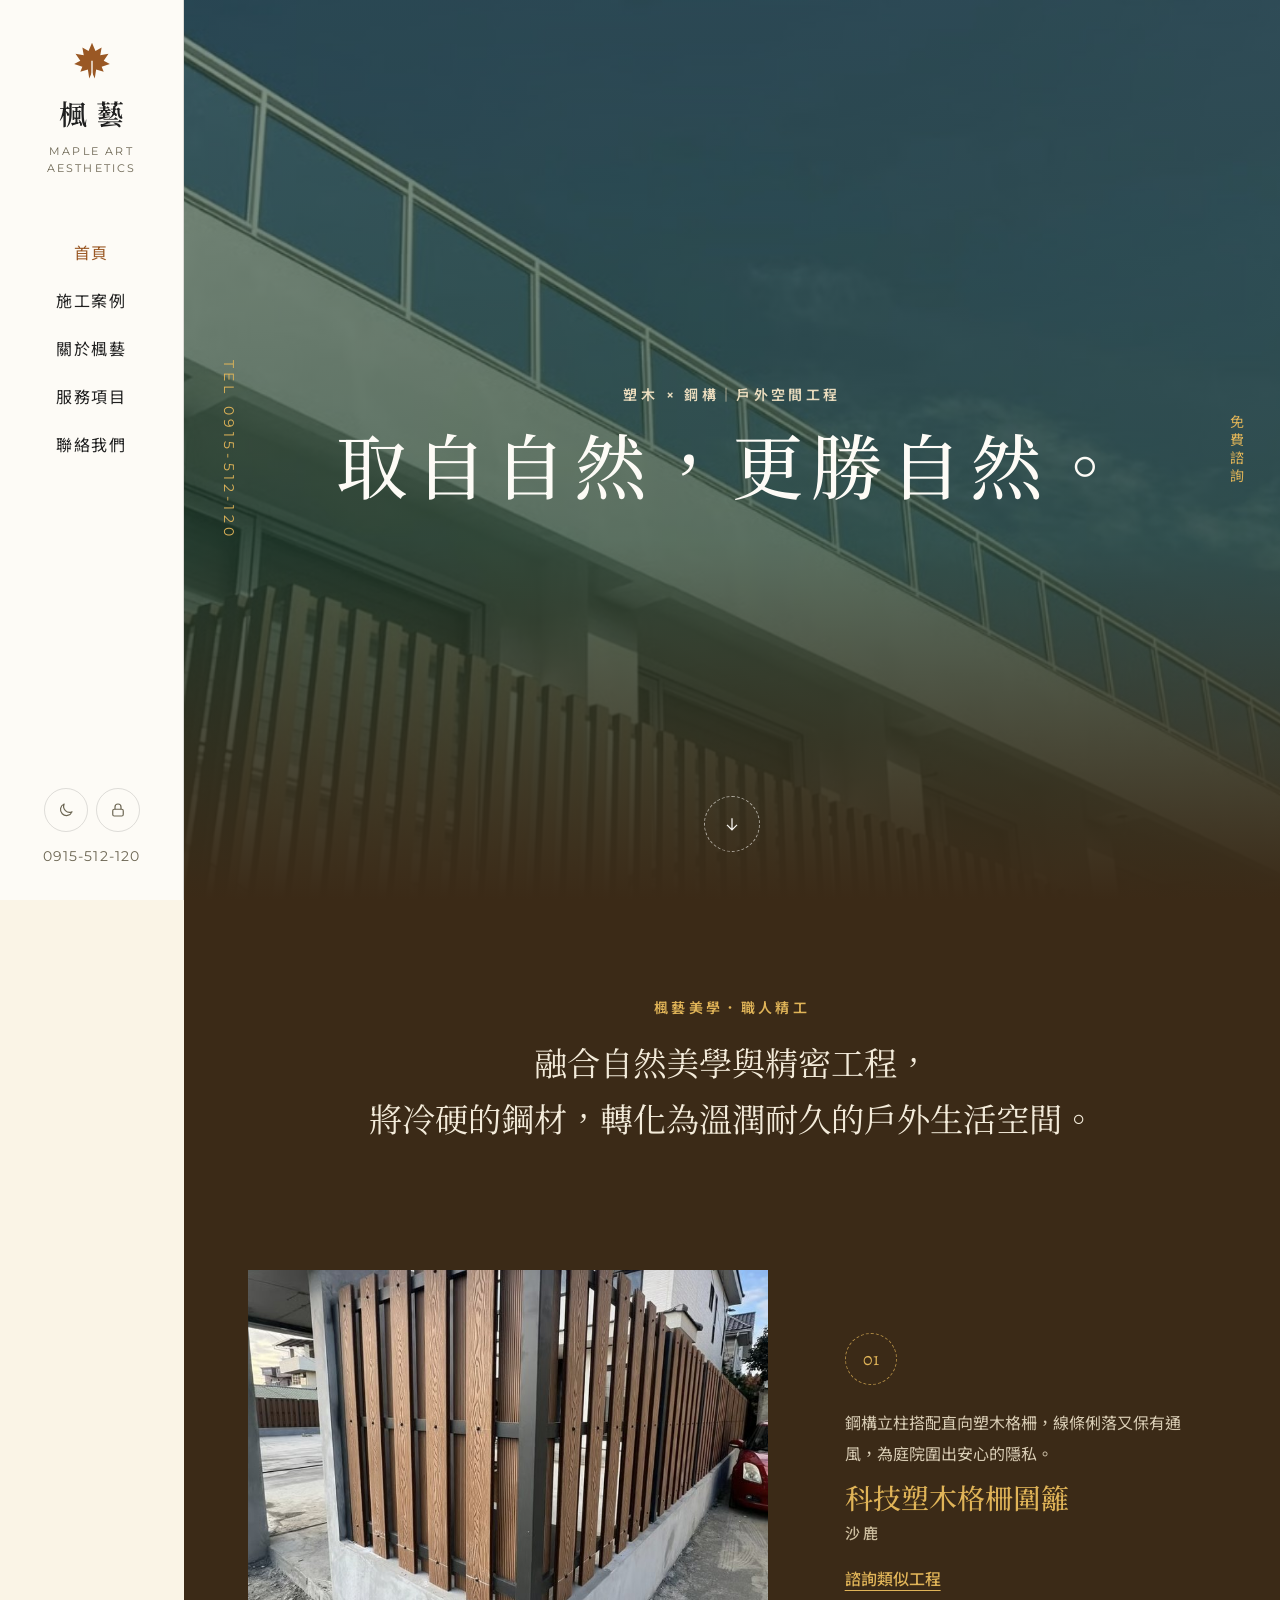
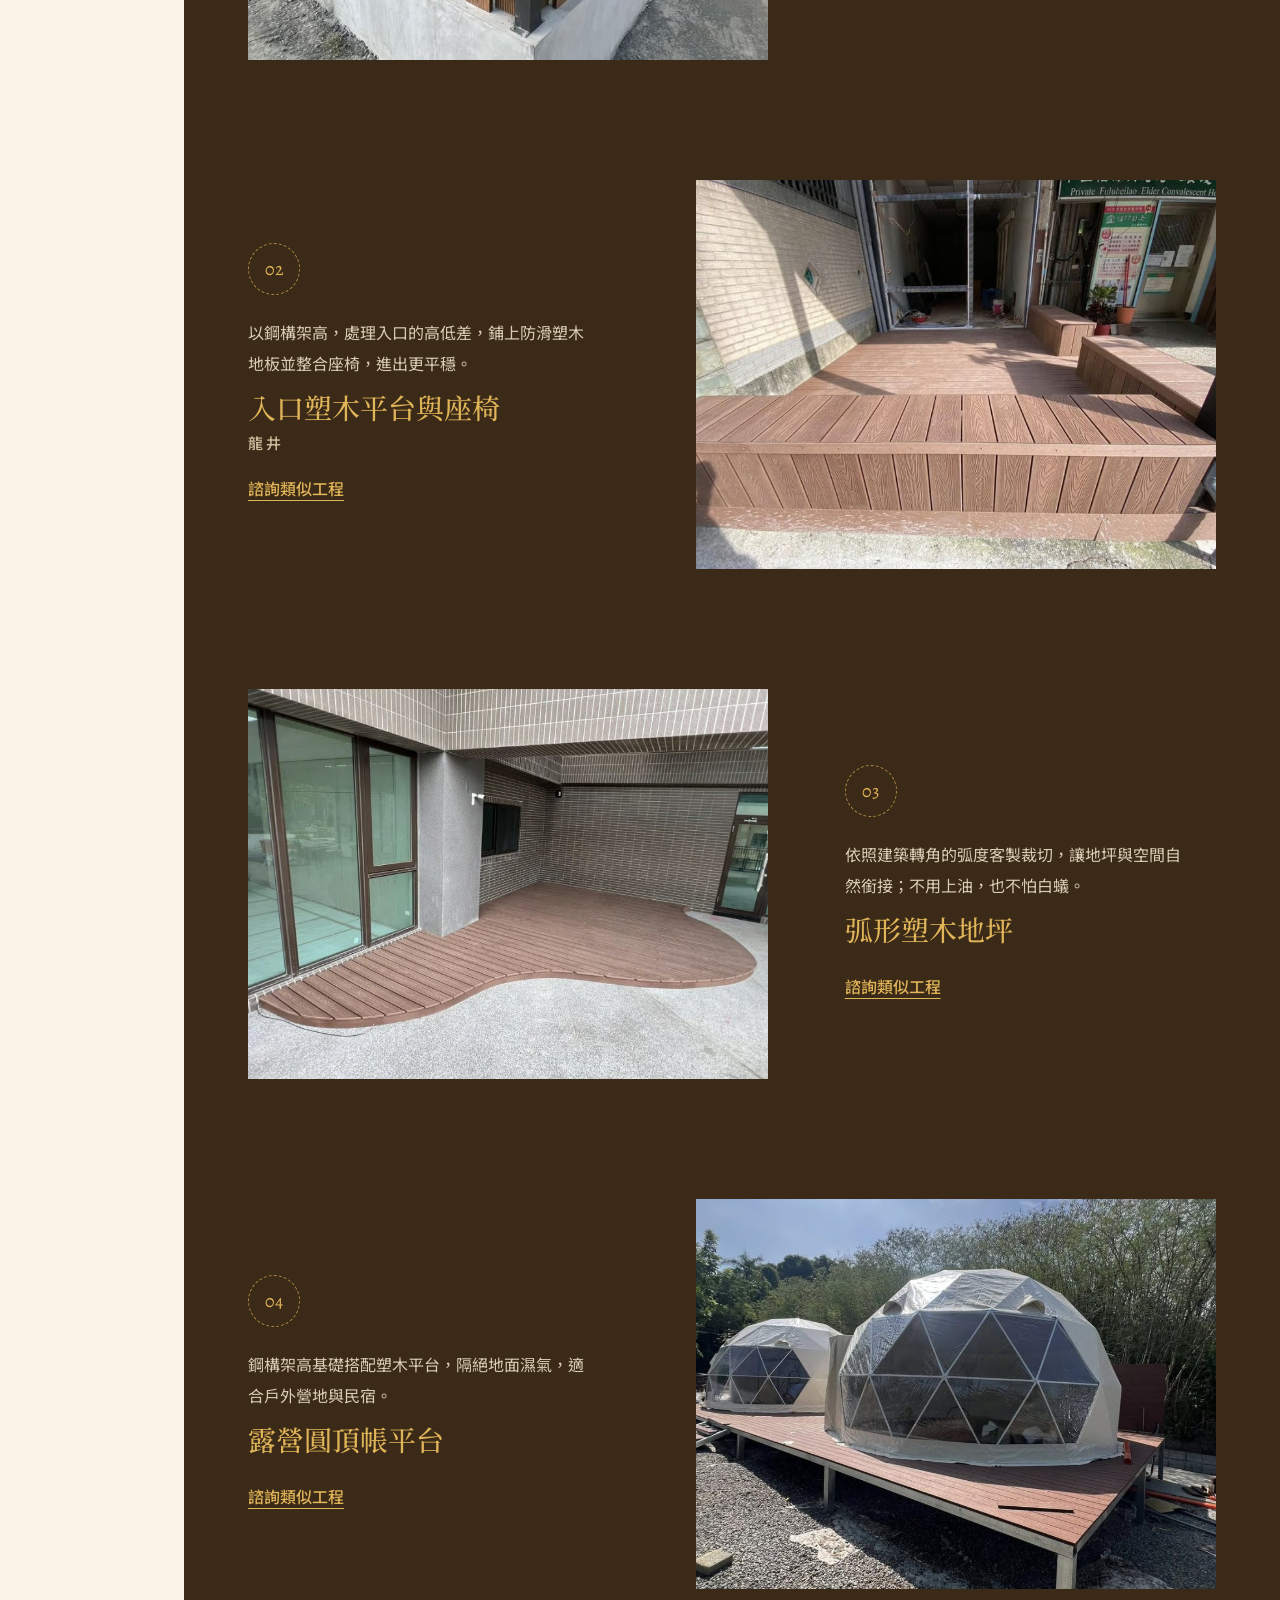
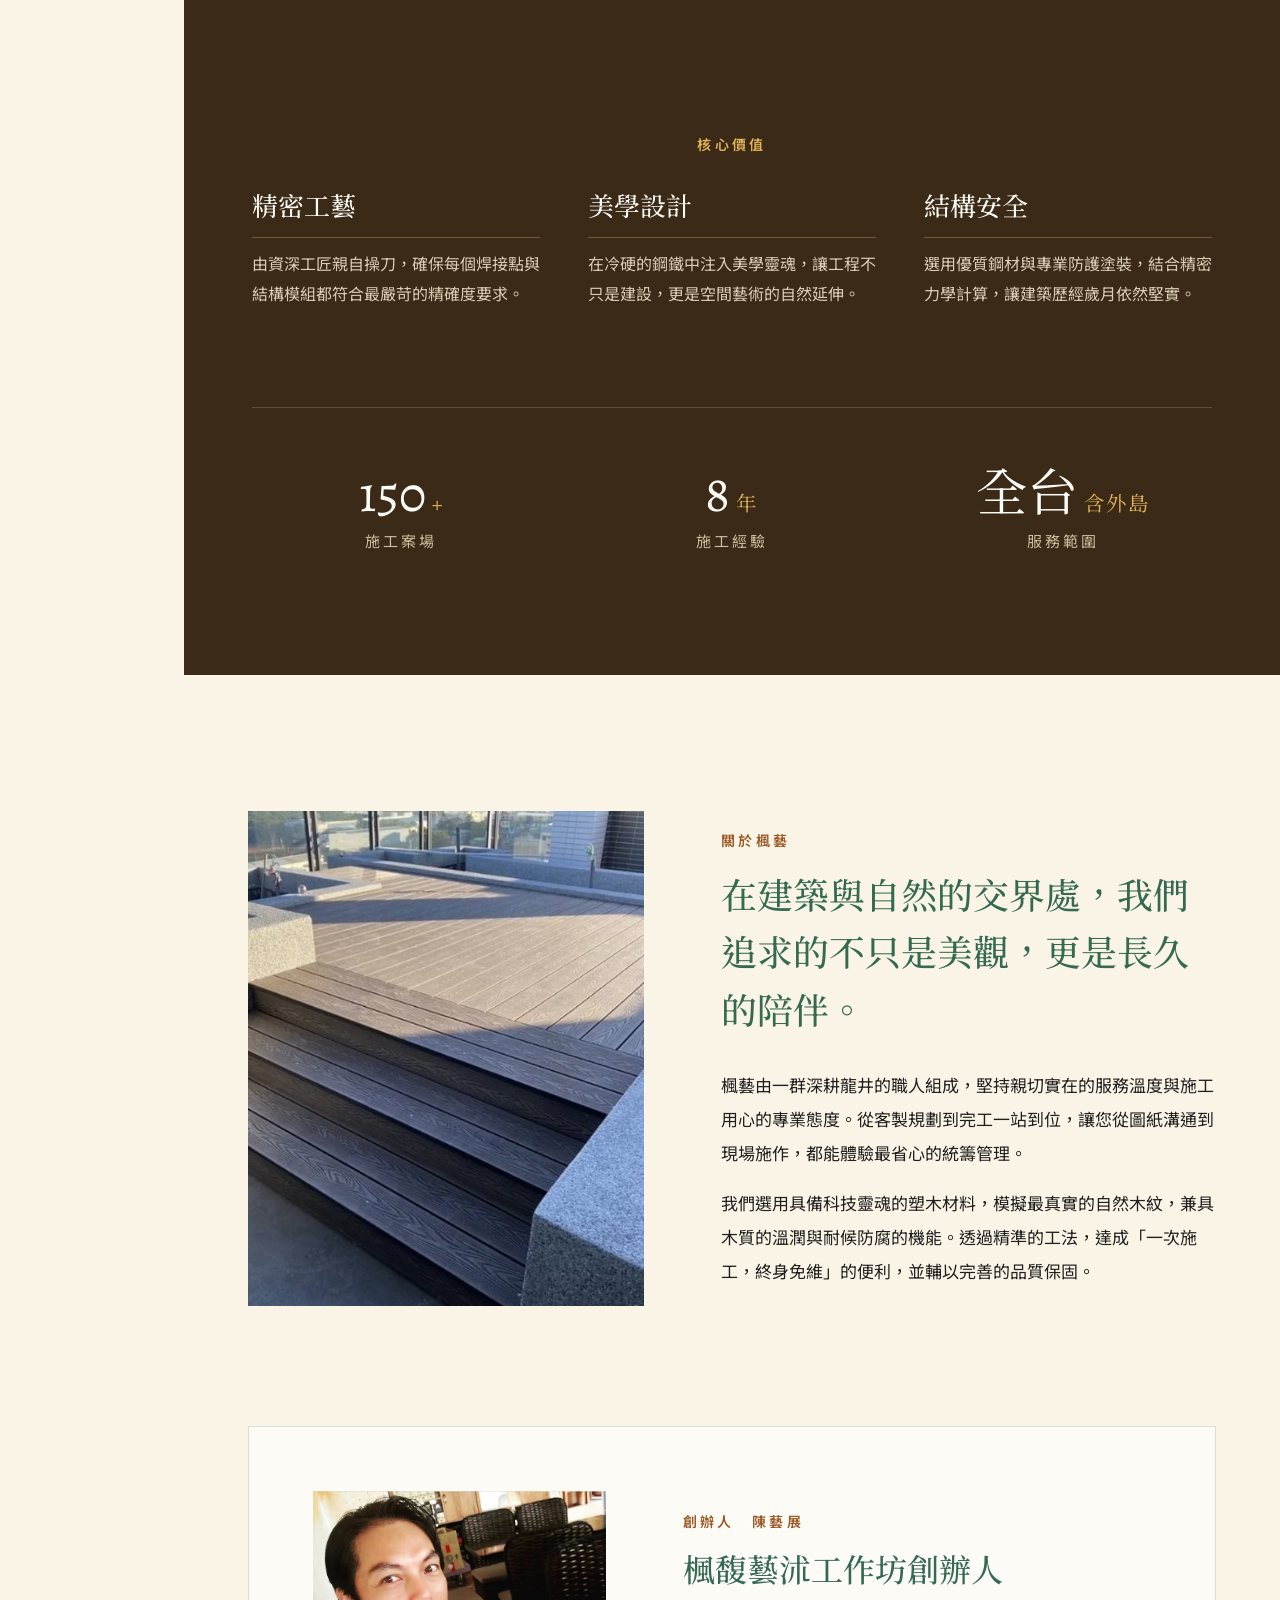
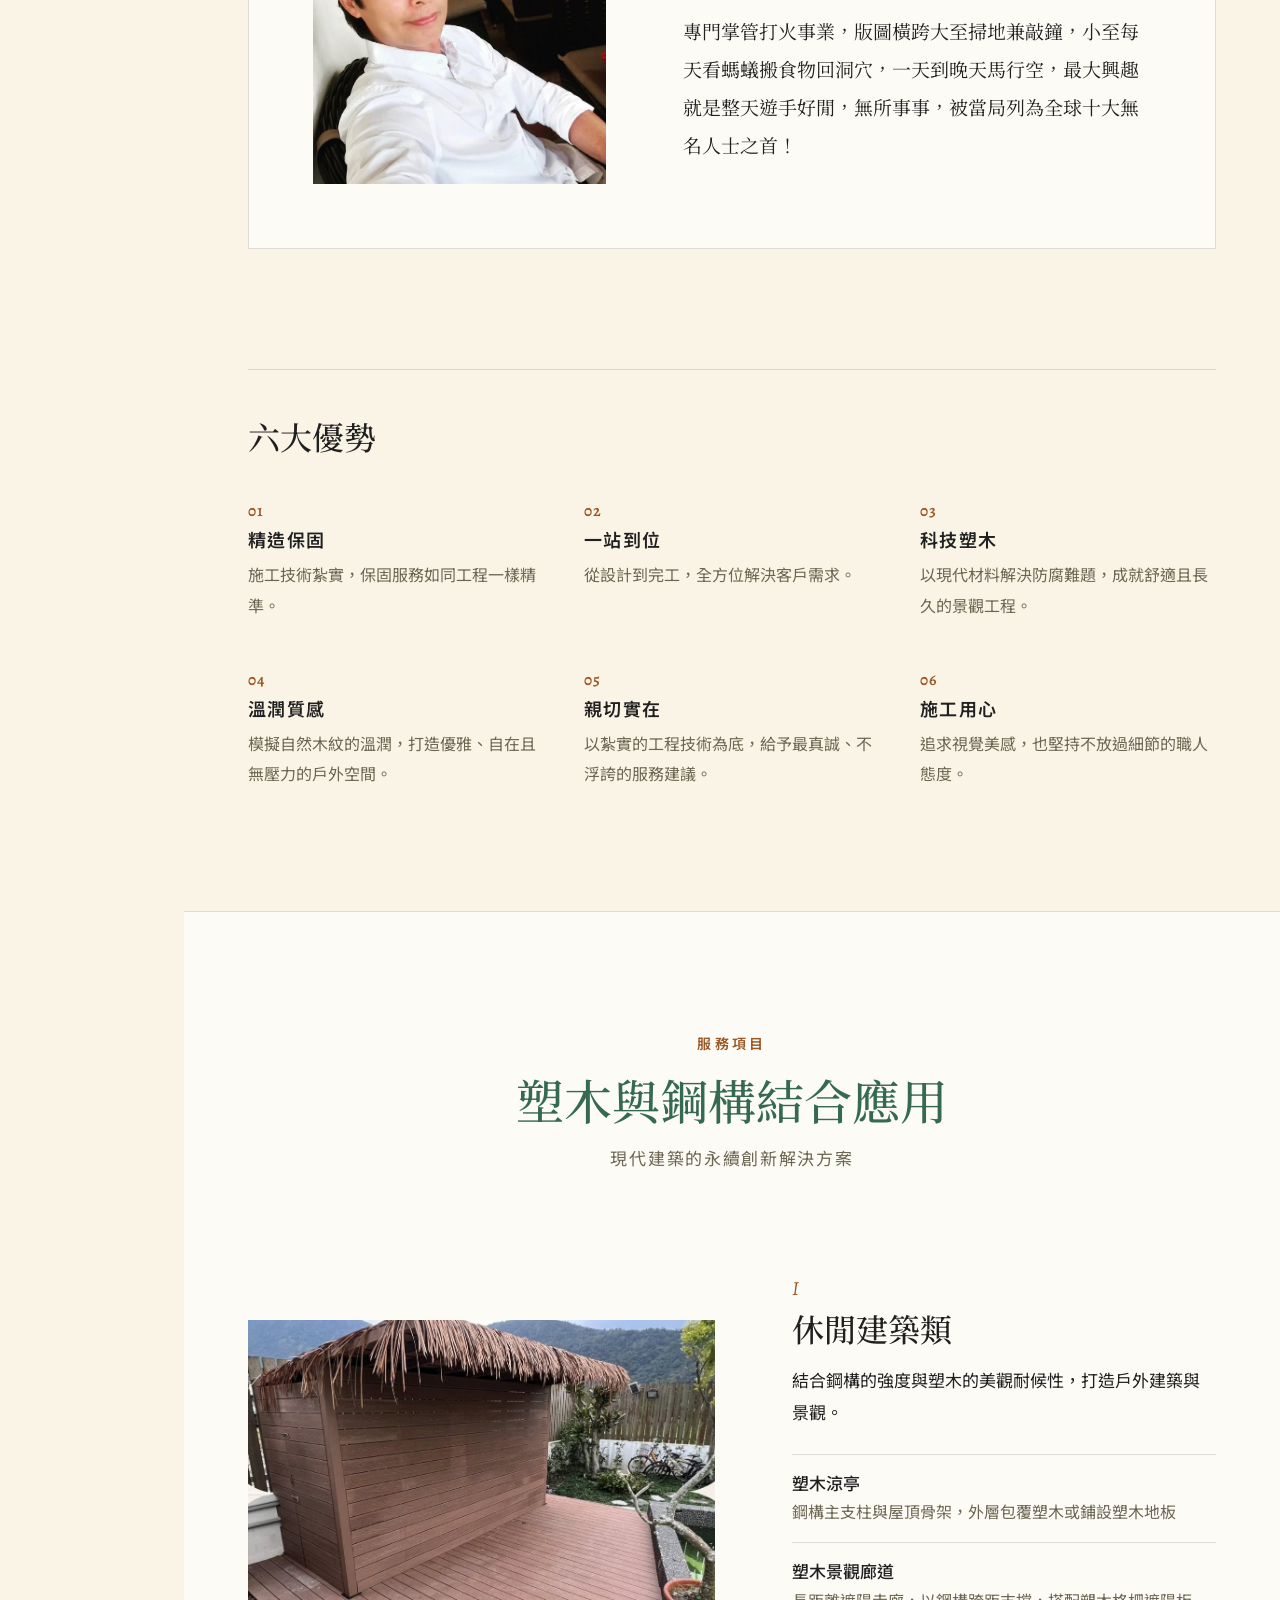
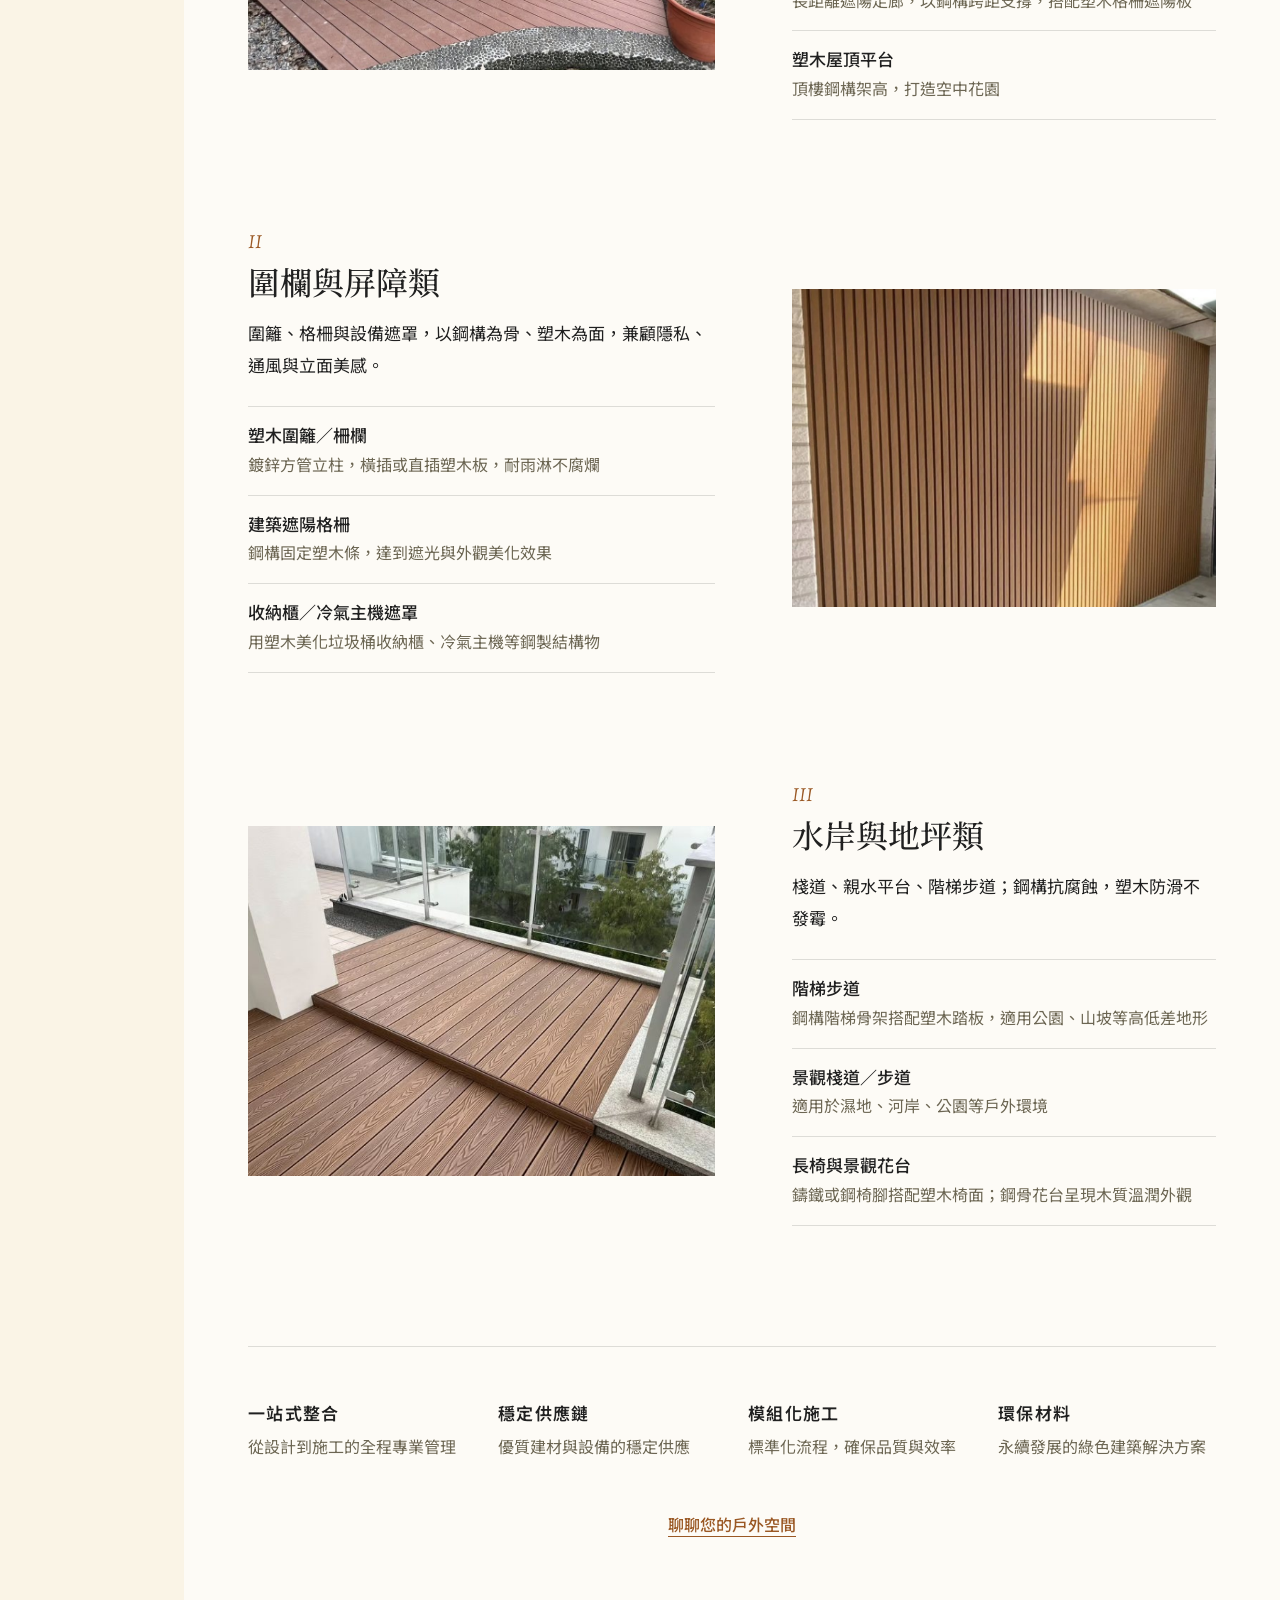
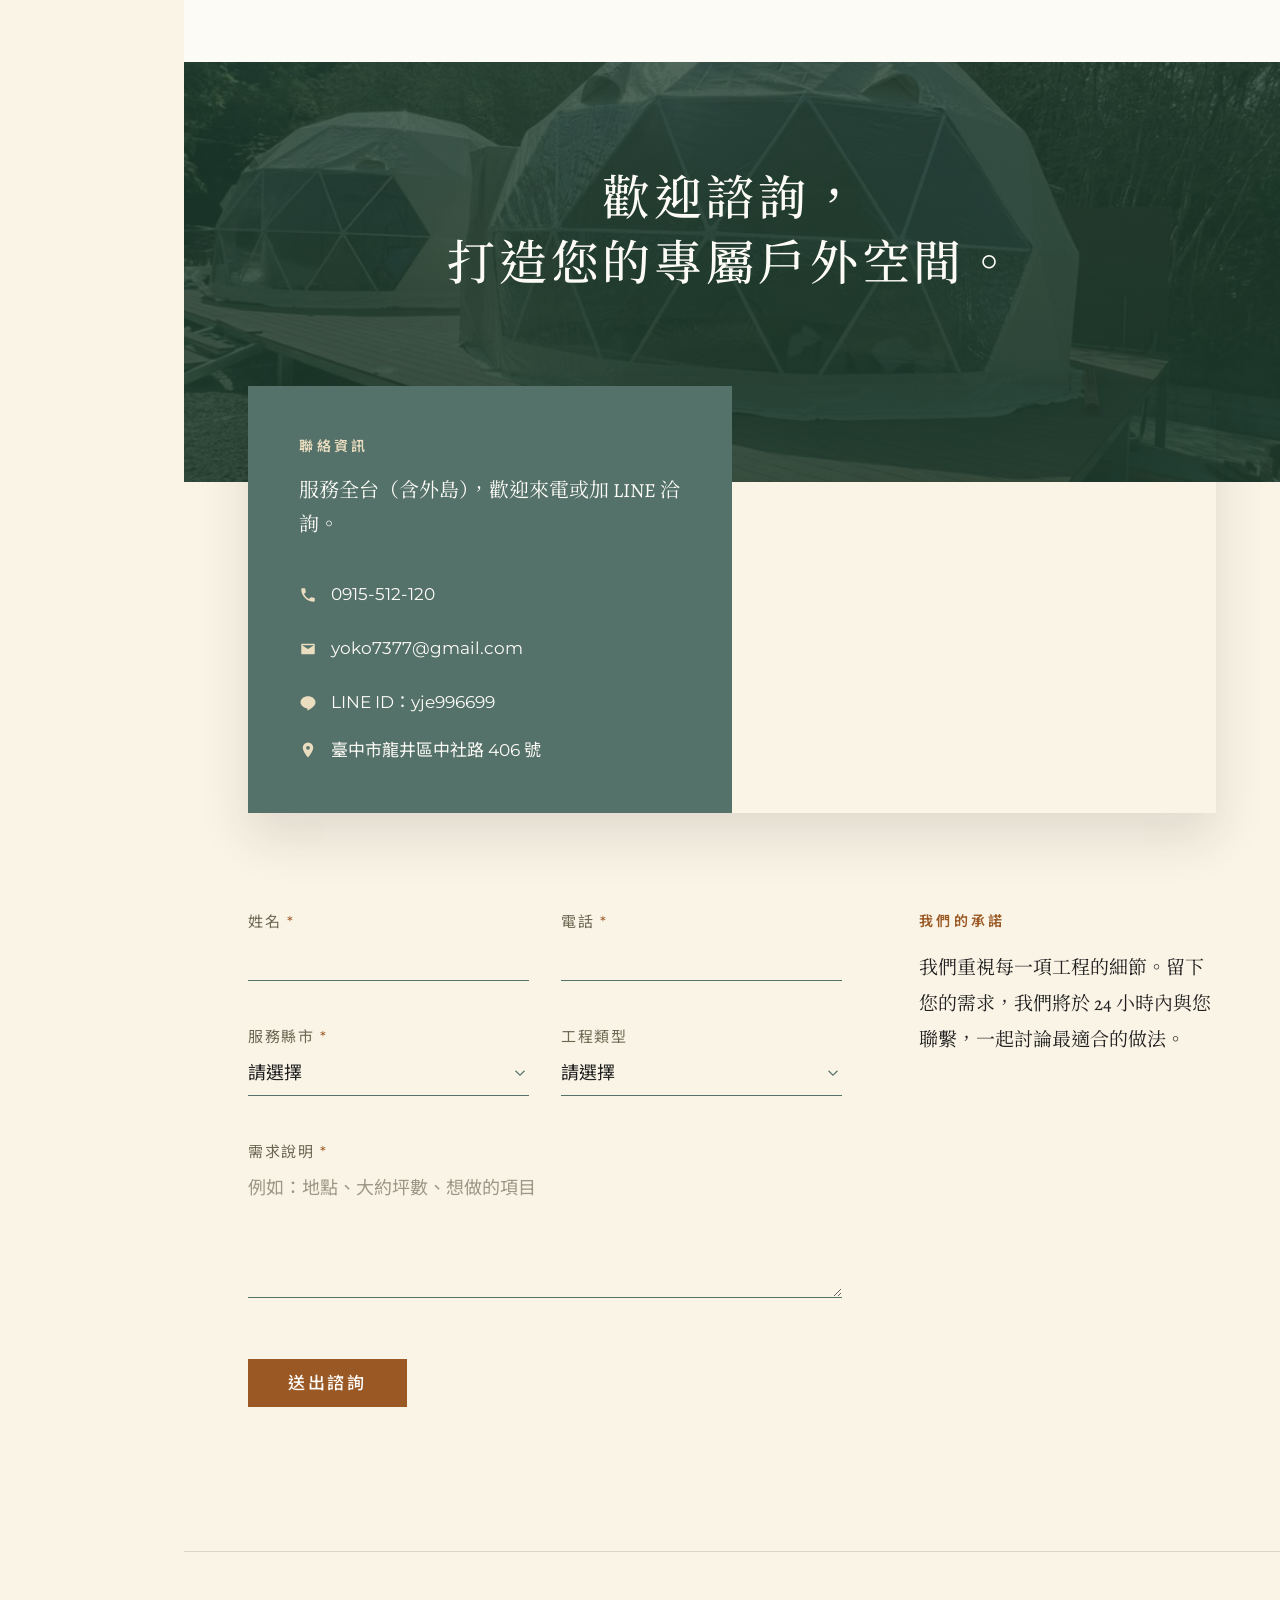
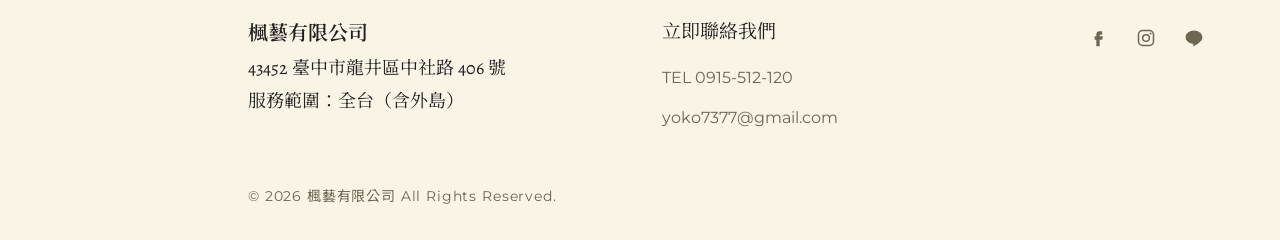
<file: index.html>
<!doctype html>
<html lang="zh-Hant-TW">
<head>
  <meta charset="utf-8">
  <meta name="viewport" content="width=device-width, initial-scale=1">
  <meta name="color-scheme" content="light dark">
  <script>
    // 先套用使用者上次選的深淺色，避免頁面閃一下
    try { var t = localStorage.getItem('theme'); if (t) document.documentElement.dataset.theme = t; } catch (e) {}
    // 後台入口：網址 # 後面不是頁面區塊名稱，就當作後台秘密碼，轉到後台
    function goAdmin() {
      var h = location.hash.slice(1);
      var sections = ['top', 'intro', 'works', 'about', 'services', 'contact', 'main'];
      if (h && sections.indexOf(h) === -1) location.replace('admin.html#k=' + h);
    }
    goAdmin();
    window.addEventListener('hashchange', goAdmin);
  </script>
  <title>楓藝｜塑木 × 鋼構 戶外空間工程</title>
  <meta name="description" content="楓藝深耕臺中龍井，專注塑木與鋼構結合的戶外空間工程：塑木圍籬、格柵、涼亭、露台與地坪，從規劃到完工一站到位，服務全台（含外島）。">
  <link rel="preconnect" href="https://fonts.googleapis.com">
  <link rel="preconnect" href="https://fonts.gstatic.com" crossorigin>
  <link href="https://fonts.googleapis.com/css2?family=Alegreya:ital,wght@0,400;0,500;1,400&family=Montserrat:wght@400;500;600&family=Noto+Sans+TC:wght@400;500&family=Noto+Serif+TC:wght@400;500;600&display=swap" rel="stylesheet">
  <link rel="stylesheet" href="styles.css">
</head>
<body>
  <a class="skip-link" href="#main">跳到主要內容</a>

  <!-- 側欄導覽（手機版變成頂部列） -->
  <header class="sidebar">
    <a class="brand" href="#top" aria-label="楓藝 回到頁首">
      <svg class="brand-mark" viewBox="0 0 64 64" aria-hidden="true">
        <path d="M32 4l5 12 9-5-2 11 12-2-7 10 9 5-12 4 3 7-11-3-2 13-4-9-4 9-2-13-11 3 3-7-12-4 9-5-7-10 12 2-2-11 9 5z" fill="currentColor"/>
        <path d="M32 30v30" stroke="var(--surface)" stroke-width="2"/>
      </svg>
      <span class="brand-name">楓藝</span>
      <span class="brand-sub">MAPLE ART<br>AESTHETICS</span>
    </a>

    <button class="nav-toggle" aria-expanded="false" aria-controls="site-nav">
      <span class="nav-toggle-bar" aria-hidden="true"></span>
      <span class="visually-hidden">開啟選單</span>
    </button>

    <nav id="site-nav" class="nav" aria-label="主選單">
      <a href="#top" class="is-active">首頁</a>
      <a href="#works">施工案例</a>
      <a href="#about">關於楓藝</a>
      <a href="#services">服務項目</a>
      <a href="#contact">聯絡我們</a>
    </nav>

    <div class="sidebar-tools">
    <button class="theme-toggle" type="button">
      <svg class="icon-moon" viewBox="0 0 24 24" aria-hidden="true"><path d="M20 14.5A8 8 0 019.5 4a8 8 0 1010.5 10.5z" fill="none" stroke="currentColor" stroke-width="1.6" stroke-linejoin="round"/></svg>
      <svg class="icon-sun" viewBox="0 0 24 24" aria-hidden="true"><circle cx="12" cy="12" r="4" fill="none" stroke="currentColor" stroke-width="1.6"/><path d="M12 2v2.5M12 19.5V22M2 12h2.5M19.5 12H22M4.9 4.9l1.8 1.8M17.3 17.3l1.8 1.8M4.9 19.1l1.8-1.8M17.3 6.7l1.8-1.8" stroke="currentColor" stroke-width="1.6" stroke-linecap="round"/></svg>
    </button>
    <button class="admin-entry" type="button" aria-label="管理員登入" title="管理員登入">
      <svg viewBox="0 0 24 24" aria-hidden="true"><rect x="5" y="11" width="14" height="9" rx="2" fill="none" stroke="currentColor" stroke-width="1.6"/><path d="M8 11V8a4 4 0 018 0v3" fill="none" stroke="currentColor" stroke-width="1.6"/></svg>
    </button>
    </div>

    <a class="sidebar-tel" href="tel:0915512120">0915-512-120</a>
  </header>

  <main id="main">
    <!-- Hero -->
    <section id="top" class="hero">
      <img class="hero-img" src="images/hero-balcony-screen.jpg" alt="住宅外牆的塑木格柵與玻璃欄杆" width="1433" height="985">
      <div class="hero-overlay" aria-hidden="true"></div>
      <a class="hero-side hero-side--left" href="tel:0915512120">TEL 0915-512-120</a>
      <a class="hero-side hero-side--right" href="#contact">免費諮詢</a>
      <div class="hero-content">
        <p class="eyebrow eyebrow--light">塑木 × 鋼構｜戶外空間工程</p>
        <h1>取自自然，更勝自然。</h1>
      </div>
      <a class="scroll-cue" href="#intro" aria-label="往下捲動">
        <svg viewBox="0 0 24 24" aria-hidden="true"><path d="M12 5v14M6 13l6 6 6-6" fill="none" stroke="currentColor" stroke-width="1.5"/></svg>
      </a>
    </section>

    <!-- 深咖啡區：宣言 + 案例 -->
    <section id="intro" class="dark">
      <div class="statement">
        <p class="eyebrow eyebrow--gold">楓藝美學．職人精工</p>
        <p class="statement-text"><span>融合自然美學與精密工程，</span><span>將冷硬的鋼材，轉化為溫潤耐久的戶外生活空間。</span></p>
      </div>

      <div id="works" class="works">
        <h2 class="visually-hidden">施工案例</h2>

        <article class="work">
          <img src="images/fence-vertical.jpg" alt="鋼構立柱搭配直向塑木格柵的庭院圍籬" width="859" height="599" loading="lazy">
          <div class="work-text">
            <span class="work-num">01</span>
            <p class="work-desc">鋼構立柱搭配直向塑木格柵，線條俐落又保有通風，為庭院圍出安心的隱私。</p>
            <h3 class="work-title">科技塑木格柵圍籬<small>沙鹿</small></h3>
            <a class="text-link text-link--gold" href="#contact">諮詢類似工程</a>
          </div>
        </article>

        <article class="work work--reverse">
          <img src="images/entrance-deck.jpg" alt="建築入口以鋼構架高的塑木平台與座椅" width="858" height="599" loading="lazy">
          <div class="work-text">
            <span class="work-num">02</span>
            <p class="work-desc">以鋼構架高，處理入口的高低差，鋪上防滑塑木地板並整合座椅，進出更平穩。</p>
            <h3 class="work-title">入口塑木平台與座椅<small>龍井</small></h3>
            <a class="text-link text-link--gold" href="#contact">諮詢類似工程</a>
          </div>
        </article>

        <article class="work">
          <img src="images/curved-deck.jpg" alt="依建築轉角弧度客製的弧形塑木地坪" width="855" height="605" loading="lazy">
          <div class="work-text">
            <span class="work-num">03</span>
            <p class="work-desc">依照建築轉角的弧度客製裁切，讓地坪與空間自然銜接；不用上油，也不怕白蟻。</p>
            <h3 class="work-title">弧形塑木地坪</h3>
            <a class="text-link text-link--gold" href="#contact">諮詢類似工程</a>
          </div>
        </article>

        <article class="work work--reverse">
          <img src="images/dome-platform.jpg" alt="鋼構架高的塑木平台上搭建兩座露營圓頂帳" width="901" height="995" loading="lazy">
          <div class="work-text">
            <span class="work-num">04</span>
            <p class="work-desc">鋼構架高基礎搭配塑木平台，隔絕地面濕氣，適合戶外營地與民宿。</p>
            <h3 class="work-title">露營圓頂帳平台</h3>
            <a class="text-link text-link--gold" href="#contact">諮詢類似工程</a>
          </div>
        </article>
      </div>

      <div class="values">
        <p class="eyebrow eyebrow--gold">核心價值</p>
        <ul class="values-list">
          <li>
            <h3>精密工藝</h3>
            <p>由資深工匠親自操刀，確保每個焊接點與結構模組都符合最嚴苛的精確度要求。</p>
          </li>
          <li>
            <h3>美學設計</h3>
            <p>在冷硬的鋼鐵中注入美學靈魂，讓工程不只是建設，更是空間藝術的自然延伸。</p>
          </li>
          <li>
            <h3>結構安全</h3>
            <p>選用優質鋼材與專業防護塗裝，結合精密力學計算，讓建築歷經歲月依然堅實。</p>
          </li>
        </ul>
      </div>

      <dl class="stats">
        <div><dt>施工案場</dt><dd>150<span>+</span></dd></div>
        <div><dt>施工經驗</dt><dd>8<span>年</span></dd></div>
        <div><dt>服務範圍</dt><dd>全台<span>含外島</span></dd></div>
      </dl>
    </section>

    <!-- 關於楓藝 -->
    <section id="about" class="about">
      <div class="about-intro">
        <img src="images/rooftop-deck-steps.jpg" alt="頂樓塑木平台與階梯" width="676" height="827" loading="lazy">
        <div>
          <p class="eyebrow">關於楓藝</p>
          <h2 class="about-lead">在建築與自然的交界處，我們追求的不只是美觀，更是長久的陪伴。</h2>
          <p>楓藝由一群深耕龍井的職人組成，堅持親切實在的服務溫度與施工用心的專業態度。從客製規劃到完工一站到位，讓您從圖紙溝通到現場施作，都能體驗最省心的統籌管理。</p>
          <p>我們選用具備科技靈魂的塑木材料，模擬最真實的自然木紋，兼具木質的溫潤與耐候防腐的機能。透過精準的工法，達成「一次施工，終身免維」的便利，並輔以完善的品質保固。</p>
        </div>
      </div>

      <div class="founder">
        <img src="images/founder.jpg" alt="楓藝創辦人陳藝展" width="745" height="745" loading="lazy">
        <div>
          <p class="eyebrow">創辦人　陳藝展</p>
          <h2 class="founder-title">楓馥藝沭工作坊創辦人</h2>
          <p class="founder-bio">專門掌管打火事業，版圖橫跨大至掃地兼敲鐘，小至每天看螞蟻搬食物回洞穴，一天到晚天馬行空，最大興趣就是整天遊手好閒，無所事事，被當局列為全球十大無名人士之首！</p>
        </div>
      </div>

      <h2 class="section-label">六大優勢</h2>
      <ol class="advantages">
        <li><h3>精造保固</h3><p>施工技術紮實，保固服務如同工程一樣精準。</p></li>
        <li><h3>一站到位</h3><p>從設計到完工，全方位解決客戶需求。</p></li>
        <li><h3>科技塑木</h3><p>以現代材料解決防腐難題，成就舒適且長久的景觀工程。</p></li>
        <li><h3>溫潤質感</h3><p>模擬自然木紋的溫潤，打造優雅、自在且無壓力的戶外空間。</p></li>
        <li><h3>親切實在</h3><p>以紮實的工程技術為底，給予最真誠、不浮誇的服務建議。</p></li>
        <li><h3>施工用心</h3><p>追求視覺美感，也堅持不放過細節的職人態度。</p></li>
      </ol>
    </section>

    <!-- 服務項目 -->
    <section id="services" class="services">
      <header class="services-head">
        <p class="eyebrow">服務項目</p>
        <h2>塑木與鋼構結合應用</h2>
        <p class="services-sub">現代建築的永續創新解決方案</p>
      </header>

      <div class="service">
        <img src="images/garden-hut.jpg" alt="庭院中的塑木小屋與塑木地板" width="1001" height="754" loading="lazy">
        <div class="service-text">
          <span class="service-num">I</span>
          <h3>休閒建築類</h3>
          <p>結合鋼構的強度與塑木的美觀耐候性，打造戶外建築與景觀。</p>
          <ul>
            <li><strong>塑木涼亭</strong>鋼構主支柱與屋頂骨架，外層包覆塑木或鋪設塑木地板</li>
            <li><strong>塑木景觀廊道</strong>長距離遮陽走廊，以鋼構跨距支撐，搭配塑木格柵遮陽板</li>
            <li><strong>塑木屋頂平台</strong>頂樓鋼構架高，打造空中花園</li>
          </ul>
        </div>
      </div>

      <div class="service service--reverse">
        <img src="images/slat-wall.jpg" alt="建築外牆的直向塑木格柵" width="1153" height="1107" loading="lazy">
        <div class="service-text">
          <span class="service-num">II</span>
          <h3>圍欄與屏障類</h3>
          <p>圍籬、格柵與設備遮罩，以鋼構為骨、塑木為面，兼顧隱私、通風與立面美感。</p>
          <ul>
            <li><strong>塑木圍籬／柵欄</strong>鍍鋅方管立柱，橫插或直插塑木板，耐雨淋不腐爛</li>
            <li><strong>建築遮陽格柵</strong>鋼構固定塑木條，達到遮光與外觀美化效果</li>
            <li><strong>收納櫃／冷氣主機遮罩</strong>用塑木美化垃圾桶收納櫃、冷氣主機等鋼製結構物</li>
          </ul>
        </div>
      </div>

      <div class="service">
        <img src="images/balcony-deck.jpg" alt="玻璃欄杆陽台上的塑木地板" width="709" height="493" loading="lazy">
        <div class="service-text">
          <span class="service-num">III</span>
          <h3>水岸與地坪類</h3>
          <p>棧道、親水平台、階梯步道；鋼構抗腐蝕，塑木防滑不發霉。</p>
          <ul>
            <li><strong>階梯步道</strong>鋼構階梯骨架搭配塑木踏板，適用公園、山坡等高低差地形</li>
            <li><strong>景觀棧道／步道</strong>適用於濕地、河岸、公園等戶外環境</li>
            <li><strong>長椅與景觀花台</strong>鑄鐵或鋼椅腳搭配塑木椅面；鋼骨花台呈現木質溫潤外觀</li>
          </ul>
        </div>
      </div>

      <ul class="features">
        <li><h3>一站式整合</h3><p>從設計到施工的全程專業管理</p></li>
        <li><h3>穩定供應鏈</h3><p>優質建材與設備的穩定供應</p></li>
        <li><h3>模組化施工</h3><p>標準化流程，確保品質與效率</p></li>
        <li><h3>環保材料</h3><p>永續發展的綠色建築解決方案</p></li>
      </ul>
      <p class="features-cta"><a class="text-link" href="#contact">聊聊您的戶外空間</a></p>
    </section>

    <!-- 聯絡我們 -->
    <section id="contact" class="contact">
      <div class="contact-banner">
        <img src="images/dome-platform-2.jpg" alt="" width="857" height="605" loading="lazy">
        <div class="contact-banner-overlay" aria-hidden="true"></div>
        <h2>歡迎諮詢，<br>打造您的專屬戶外空間。</h2>
      </div>

      <div class="contact-card">
        <div class="contact-info">
          <p class="eyebrow eyebrow--light">聯絡資訊</p>
          <p class="contact-note">服務全台（含外島），歡迎來電或加 LINE 洽詢。</p>
          <ul>
            <li>
              <svg viewBox="0 0 24 24" aria-hidden="true"><path d="M6.6 10.8a15 15 0 006.6 6.6l2.2-2.2a1 1 0 011-.25 11.4 11.4 0 003.6.57 1 1 0 011 1V20a1 1 0 01-1 1A17 17 0 013 4a1 1 0 011-1h3.5a1 1 0 011 1 11.4 11.4 0 00.57 3.6 1 1 0 01-.25 1z" fill="currentColor"/></svg>
              <a href="tel:0915512120">0915-512-120</a>
            </li>
            <li>
              <svg viewBox="0 0 24 24" aria-hidden="true"><path d="M4 5h16a1 1 0 011 1v12a1 1 0 01-1 1H4a1 1 0 01-1-1V6a1 1 0 011-1zm8 7l8-5H4z" fill="currentColor"/></svg>
              <a href="mailto:yoko7377@gmail.com">yoko7377@gmail.com</a>
            </li>
            <li>
              <svg viewBox="0 0 24 24" aria-hidden="true"><path d="M12 3C6.5 3 2 6.6 2 11c0 3.9 3.5 7.2 8.3 7.9.3.1.8.2.9.5.1.3.1.7 0 1l-.1.9c0 .3-.2 1 .9.5s6-3.5 8.2-6.1C21.7 14 22 12.5 22 11c0-4.4-4.5-8-10-8z" fill="currentColor"/></svg>
              <a href="https://line.me/ti/p/~yje996699" target="_blank" rel="noopener">LINE ID：yje996699</a>
            </li>
            <li>
              <svg viewBox="0 0 24 24" aria-hidden="true"><path d="M12 2a7 7 0 017 7c0 5-7 13-7 13S5 14 5 9a7 7 0 017-7zm0 4.5A2.5 2.5 0 1012 11.5 2.5 2.5 0 0012 6.5z" fill="currentColor"/></svg>
              <span>臺中市龍井區中社路 406 號</span>
            </li>
          </ul>
        </div>
        <iframe class="contact-map" title="楓藝位置地圖：臺中市龍井區中社路 406 號" src="https://www.google.com/maps?q=%E8%87%BA%E4%B8%AD%E5%B8%82%E9%BE%8D%E4%BA%95%E5%8D%80%E4%B8%AD%E7%A4%BE%E8%B7%AF406%E8%99%9F&output=embed" loading="lazy" referrerpolicy="no-referrer-when-downgrade"></iframe>
      </div>

      <div class="contact-form-wrap">
        <form class="contact-form" id="contact-form" novalidate>
          <div class="hp" aria-hidden="true">
            <label for="f-website">網站</label>
            <input id="f-website" name="website" type="text" tabindex="-1" autocomplete="off">
          </div>
          <div class="field">
            <label for="f-name">姓名 <span aria-hidden="true">*</span></label>
            <input id="f-name" name="name" type="text" autocomplete="name" required aria-describedby="f-name-err">
            <p class="field-error" id="f-name-err"></p>
          </div>
          <div class="field">
            <label for="f-phone">電話 <span aria-hidden="true">*</span></label>
            <input id="f-phone" name="phone" type="tel" autocomplete="tel" required aria-describedby="f-phone-err">
            <p class="field-error" id="f-phone-err"></p>
          </div>
          <div class="field">
            <label for="f-city">服務縣市 <span aria-hidden="true">*</span></label>
            <select id="f-city" name="city" required aria-describedby="f-city-err">
              <option value="">請選擇</option>
              <optgroup label="北部">
                <option>臺北市</option>
                <option>新北市</option>
                <option>基隆市</option>
                <option>桃園市</option>
                <option>新竹市</option>
                <option>新竹縣</option>
                <option>宜蘭縣</option>
              </optgroup>
              <optgroup label="中部">
                <option>苗栗縣</option>
                <option>臺中市</option>
                <option>彰化縣</option>
                <option>南投縣</option>
                <option>雲林縣</option>
              </optgroup>
              <optgroup label="南部">
                <option>嘉義市</option>
                <option>嘉義縣</option>
                <option>臺南市</option>
                <option>高雄市</option>
                <option>屏東縣</option>
              </optgroup>
              <optgroup label="東部">
                <option>花蓮縣</option>
                <option>臺東縣</option>
              </optgroup>
              <optgroup label="離島">
                <option>澎湖縣</option>
                <option>金門縣</option>
                <option>連江縣</option>
              </optgroup>
            </select>
            <p class="field-error" id="f-city-err"></p>
          </div>
          <div class="field">
            <label for="f-type">工程類型</label>
            <select id="f-type" name="type">
              <option value="">請選擇</option>
              <option>休閒建築（涼亭、廊道、屋頂平台）</option>
              <option>圍欄與屏障（圍籬、格柵、遮罩）</option>
              <option>水岸與地坪（地板、棧道、階梯）</option>
              <option>其他／還不確定</option>
            </select>
          </div>
          <div class="field field--full">
            <label for="f-msg">需求說明 <span aria-hidden="true">*</span></label>
            <textarea id="f-msg" name="message" rows="4" required aria-describedby="f-msg-err" placeholder="例如：地點、大約坪數、想做的項目"></textarea>
            <p class="field-error" id="f-msg-err"></p>
          </div>
          <button class="btn" type="submit">送出諮詢</button>
          <p class="form-status" role="status" aria-live="polite"></p>
        </form>

        <aside class="contact-aside">
          <p class="eyebrow">我們的承諾</p>
          <p>我們重視每一項工程的細節。留下您的需求，我們將於 24 小時內與您聯繫，一起討論最適合的做法。</p>
        </aside>
      </div>
    </section>
  </main>

  <footer class="footer">
    <div class="footer-inner">
      <address>
        <strong>楓藝有限公司</strong>
        43452 臺中市龍井區中社路 406 號<br>
        服務範圍：全台（含外島）
      </address>
      <div class="footer-contact">
        <p>立即聯絡我們</p>
        <a href="tel:0915512120">TEL 0915-512-120</a>
        <a href="mailto:yoko7377@gmail.com">yoko7377@gmail.com</a>
      </div>
      <ul class="social" aria-label="社群連結">
        <li><a href="https://www.facebook.com/groups/445825268933851/" target="_blank" rel="noopener" aria-label="Facebook 社團"><svg viewBox="0 0 24 24" aria-hidden="true"><path d="M14 8h3V4h-3a4 4 0 00-4 4v2H8v4h2v8h4v-8h3l1-4h-4V8z" fill="currentColor"/></svg></a></li>
        <li><a href="https://www.instagram.com/yizhan.chen" target="_blank" rel="noopener" aria-label="Instagram"><svg viewBox="0 0 24 24" aria-hidden="true"><rect x="3" y="3" width="18" height="18" rx="5" fill="none" stroke="currentColor" stroke-width="1.8"/><circle cx="12" cy="12" r="4" fill="none" stroke="currentColor" stroke-width="1.8"/><circle cx="17.5" cy="6.5" r="1.2" fill="currentColor"/></svg></a></li>
        <li><a href="https://line.me/ti/p/~yje996699" target="_blank" rel="noopener" aria-label="LINE 加好友"><svg viewBox="0 0 24 24" aria-hidden="true"><path d="M12 3C6.5 3 2 6.6 2 11c0 3.9 3.5 7.2 8.3 7.9.3.1.8.2.9.5.1.3.1.7 0 1l-.1.9c0 .3-.2 1 .9.5s6-3.5 8.2-6.1C21.7 14 22 12.5 22 11c0-4.4-4.5-8-10-8z" fill="currentColor"/></svg></a></li>
      </ul>
    </div>
    <p class="copyright">© 2026 楓藝有限公司 All Rights Reserved.</p>
  </footer>

  <!-- 管理員登入：輸入代碼後跳到後台 -->
  <dialog class="admin-login" id="admin-login" aria-labelledby="admin-login-title">
    <form id="admin-login-form" novalidate>
      <h2 id="admin-login-title">管理員登入</h2>
      <p class="admin-login-sub">請輸入後台代碼</p>
      <div class="field">
        <label for="admin-code" class="visually-hidden">後台代碼</label>
        <input id="admin-code" name="code" type="text" autocomplete="off" autocapitalize="off" spellcheck="false" required aria-describedby="admin-code-err">
        <p class="field-error" id="admin-code-err" role="alert"></p>
      </div>
      <div class="admin-login-actions">
        <button class="admin-login-cancel" type="button" value="cancel">取消</button>
        <button class="btn" type="submit">進入後台</button>
      </div>
    </form>
  </dialog>

  <script src="config.js" defer></script>
  <script src="script.js" defer></script>
</body>
</html>
</file>
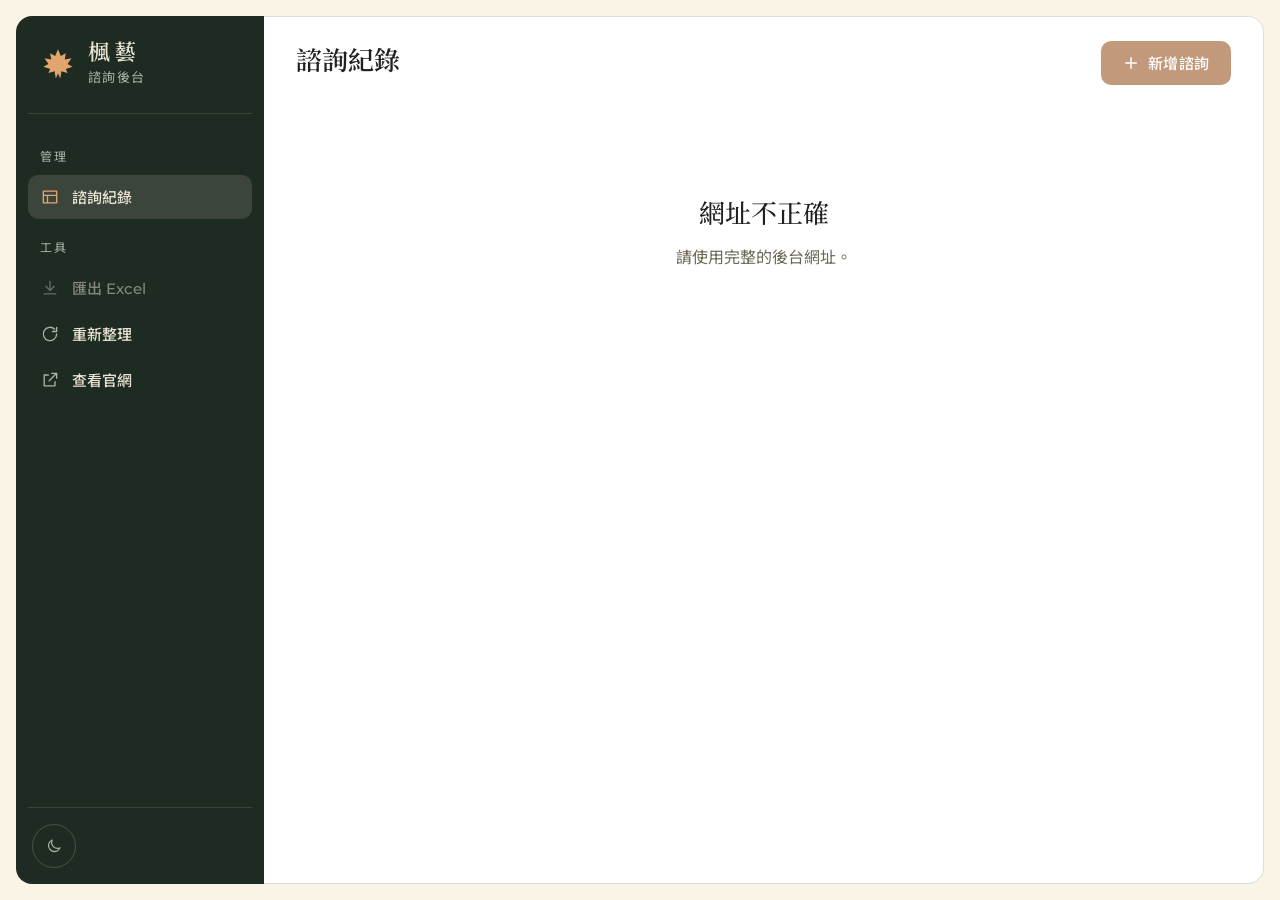
<file: admin.html>
<!doctype html>
<html lang="zh-Hant-TW">
<head>
  <meta charset="utf-8">
  <meta name="viewport" content="width=device-width, initial-scale=1">
  <meta name="robots" content="noindex, nofollow">
  <meta name="referrer" content="no-referrer">
  <meta name="color-scheme" content="light dark">
  <script>
    try { var t = localStorage.getItem('theme'); if (t) document.documentElement.dataset.theme = t; } catch (e) {}
  </script>
  <title>楓藝｜諮詢後台</title>
  <link rel="preconnect" href="https://fonts.googleapis.com">
  <link rel="preconnect" href="https://fonts.gstatic.com" crossorigin>
  <link href="https://fonts.googleapis.com/css2?family=Alegreya:wght@400;500&family=Montserrat:wght@400;500;600&family=Noto+Sans+TC:wght@400;500&family=Noto+Serif+TC:wght@500;600&display=swap" rel="stylesheet">
  <link rel="stylesheet" href="styles.css">
  <link rel="stylesheet" href="admin.css">
</head>
<body class="admin-body">
  <div class="crm">
    <!-- 左側欄 -->
    <aside class="crm-side">
      <div class="crm-brand">
        <svg class="crm-brand-mark" viewBox="0 0 64 64" aria-hidden="true"><path d="M32 4l5 12 9-5-2 11 12-2-7 10 9 5-12 4 3 7-11-3-2 13-4-9-4 9-2-13-11 3 3-7-12-4 9-5-7-10 12 2-2-11 9 5z" fill="currentColor"/></svg>
        <span class="crm-brand-name">楓藝</span>
        <span class="crm-brand-sub">諮詢後台</span>
      </div>

      <nav class="crm-nav" aria-label="後台選單">
        <p class="crm-nav-label">管理</p>
        <a class="crm-nav-item is-active" href="#" aria-current="page">
          <svg viewBox="0 0 24 24" aria-hidden="true"><path d="M4 5h16v14H4zM4 10h16M9 10v9" fill="none" stroke="currentColor" stroke-width="1.6" stroke-linejoin="round"/></svg>
          諮詢紀錄
          <span class="crm-nav-badge" id="nav-new-count" hidden></span>
        </a>

        <p class="crm-nav-label">工具</p>
        <button class="crm-nav-item" type="button" id="btn-export">
          <svg viewBox="0 0 24 24" aria-hidden="true"><path d="M12 4v11M7 10l5 5 5-5M5 19h14" fill="none" stroke="currentColor" stroke-width="1.6" stroke-linecap="round" stroke-linejoin="round"/></svg>
          匯出 Excel
        </button>
        <button class="crm-nav-item" type="button" id="btn-refresh">
          <svg viewBox="0 0 24 24" aria-hidden="true"><path d="M20 12a8 8 0 11-2.3-5.7M20 4v5h-5" fill="none" stroke="currentColor" stroke-width="1.6" stroke-linecap="round" stroke-linejoin="round"/></svg>
          重新整理
        </button>
        <a class="crm-nav-item" href="./" target="_blank" rel="noopener">
          <svg viewBox="0 0 24 24" aria-hidden="true"><path d="M14 4h6v6M20 4l-9 9M18 14v5H5V6h5" fill="none" stroke="currentColor" stroke-width="1.6" stroke-linecap="round" stroke-linejoin="round"/></svg>
          查看官網
        </a>
      </nav>

      <div class="crm-side-foot">
        <button class="theme-toggle" type="button" aria-label="切換深色模式">
          <svg class="icon-moon" viewBox="0 0 24 24" aria-hidden="true"><path d="M20 14.5A8 8 0 019.5 4a8 8 0 1010.5 10.5z" fill="none" stroke="currentColor" stroke-width="1.6" stroke-linejoin="round"/></svg>
          <svg class="icon-sun" viewBox="0 0 24 24" aria-hidden="true"><circle cx="12" cy="12" r="4" fill="none" stroke="currentColor" stroke-width="1.6"/><path d="M12 2v2.5M12 19.5V22M2 12h2.5M19.5 12H22M4.9 4.9l1.8 1.8M17.3 17.3l1.8 1.8M4.9 19.1l1.8-1.8M17.3 6.7l1.8-1.8" stroke="currentColor" stroke-width="1.6" stroke-linecap="round"/></svg>
        </button>
      </div>
    </aside>

    <!-- 主畫面 -->
    <main class="crm-main" id="main">
      <header class="crm-top">
        <div>
          <h1>諮詢紀錄</h1>
          <p class="crm-top-sub" id="result-count" aria-live="polite"></p>
        </div>
        <button class="crm-btn-primary" type="button" id="btn-new">
          <svg viewBox="0 0 24 24" aria-hidden="true"><path d="M12 5v14M5 12h14" stroke="currentColor" stroke-width="2" stroke-linecap="round"/></svg>
          新增諮詢
        </button>
      </header>

      <section class="admin-message" id="msg-denied" hidden>
        <h2>網址不正確</h2>
        <p>請使用完整的後台網址。</p>
      </section>
      <section class="admin-message" id="msg-error" hidden>
        <h2>讀取失敗</h2>
        <p>可能是網路不穩，請再試一次。</p>
        <button class="crm-btn-primary" type="button" id="btn-retry">重試</button>
      </section>
      <p class="loading" id="loading" role="status">讀取中…</p>

      <div id="app" hidden>
        <nav class="crm-tabs" id="stage-tabs" aria-label="依進度篩選"></nav>

        <div class="crm-toolbar">
          <label class="crm-search">
            <span class="visually-hidden">搜尋</span>
            <svg viewBox="0 0 24 24" aria-hidden="true"><circle cx="11" cy="11" r="6.5" fill="none" stroke="currentColor" stroke-width="1.6"/><path d="M16 16l4.5 4.5" stroke="currentColor" stroke-width="1.6" stroke-linecap="round"/></svg>
            <input type="search" id="search" placeholder="搜尋姓名、電話、縣市、需求、備註">
          </label>
          <label class="crm-select">
            <svg viewBox="0 0 24 24" aria-hidden="true"><path d="M7 4v16M7 20l-3-3M7 20l3-3M17 20V4M17 4l-3 3M17 4l3 3" fill="none" stroke="currentColor" stroke-width="1.6" stroke-linecap="round" stroke-linejoin="round"/></svg>
            <span class="visually-hidden">排序</span>
            <select id="sort">
              <option value="new">最新的在前</option>
              <option value="old">最舊的在前</option>
              <option value="updated">最近更新</option>
              <option value="stage">依進度</option>
            </select>
          </label>
          <label class="crm-select">
            <svg viewBox="0 0 24 24" aria-hidden="true"><path d="M12 21s-7-7.5-7-12a7 7 0 0114 0c0 4.5-7 12-7 12z" fill="none" stroke="currentColor" stroke-width="1.6"/><circle cx="12" cy="9" r="2.5" fill="none" stroke="currentColor" stroke-width="1.6"/></svg>
            <span class="visually-hidden">依縣市篩選</span>
            <select id="city-filter"><option value="">全部縣市</option></select>
          </label>
        </div>

        <div class="crm-table-wrap">
          <table class="crm-table">
            <thead>
              <tr>
                <th class="col-num" scope="col">#</th>
                <th scope="col">客人</th>
                <th scope="col">電話</th>
                <th scope="col">縣市</th>
                <th scope="col">工程類型</th>
                <th scope="col">需求說明</th>
                <th scope="col">我的備註</th>
                <th scope="col">進度</th>
                <th scope="col">建立</th>
                <th class="col-act" scope="col"><span class="visually-hidden">操作</span></th>
              </tr>
            </thead>
            <tbody id="list"></tbody>
          </table>
          <p class="empty" id="empty" hidden>沒有符合的諮詢紀錄。</p>
        </div>
      </div>
    </main>
  </div>

  <!-- 詳細資料 -->
  <dialog class="panel" id="detail" aria-labelledby="detail-name">
    <form method="dialog" class="panel-close-form"><button class="panel-close" aria-label="關閉"><svg viewBox="0 0 24 24" aria-hidden="true"><path d="M6 6l12 12M18 6L6 18" stroke="currentColor" stroke-width="1.6" stroke-linecap="round"/></svg></button></form>
    <p class="eyebrow" id="detail-meta"></p>
    <h2 id="detail-name"></h2>
    <dl class="detail-info">
      <div><dt>電話</dt><dd><a id="detail-phone"></a></dd></div>
      <div><dt>服務縣市</dt><dd id="detail-city"></dd></div>
      <div class="detail-info-full"><dt>工程類型</dt><dd id="detail-type"></dd></div>
      <div class="detail-info-full"><dt>需求說明</dt><dd id="detail-message" class="pre"></dd></div>
    </dl>
    <form class="detail-edit" id="detail-form">
      <div class="field">
        <label for="d-stage">進度</label>
        <select id="d-stage" name="stage"></select>
      </div>
      <div class="field">
        <label for="d-note">我的備註</label>
        <textarea id="d-note" name="note" rows="4" placeholder="例如：週六下午場勘、報價 12 萬"></textarea>
      </div>
      <button class="crm-btn-primary" type="submit">儲存</button>
      <p class="form-status" role="status" aria-live="polite"></p>
    </form>
    <div class="detail-footer">
      <p class="detail-updated" id="detail-updated"></p>
      <button class="btn-delete" type="button" id="detail-delete">刪除這筆資料</button>
    </div>
  </dialog>

  <!-- 手動新增 -->
  <dialog class="panel" id="create" aria-labelledby="create-title">
    <form method="dialog" class="panel-close-form"><button class="panel-close" aria-label="關閉"><svg viewBox="0 0 24 24" aria-hidden="true"><path d="M6 6l12 12M18 6L6 18" stroke="currentColor" stroke-width="1.6" stroke-linecap="round"/></svg></button></form>
    <h2 id="create-title">新增諮詢</h2>
    <p class="panel-sub">客人直接來電或加 LINE 時，在這裡記下來。</p>
    <form class="create-form" id="create-form" novalidate>
      <div class="field">
        <label for="c-name">姓名 <span aria-hidden="true">*</span></label>
        <input id="c-name" name="name" required>
      </div>
      <div class="field">
        <label for="c-phone">電話 <span aria-hidden="true">*</span></label>
        <input id="c-phone" name="phone" type="tel" required>
      </div>
      <div class="field">
        <label for="c-city">服務縣市</label>
        <select id="c-city" name="city">
          <option value="">請選擇</option>
          <optgroup label="北部">
            <option>臺北市</option>
            <option>新北市</option>
            <option>基隆市</option>
            <option>桃園市</option>
            <option>新竹市</option>
            <option>新竹縣</option>
            <option>宜蘭縣</option>
          </optgroup>
          <optgroup label="中部">
            <option>苗栗縣</option>
            <option>臺中市</option>
            <option>彰化縣</option>
            <option>南投縣</option>
            <option>雲林縣</option>
          </optgroup>
          <optgroup label="南部">
            <option>嘉義市</option>
            <option>嘉義縣</option>
            <option>臺南市</option>
            <option>高雄市</option>
            <option>屏東縣</option>
          </optgroup>
          <optgroup label="東部">
            <option>花蓮縣</option>
            <option>臺東縣</option>
          </optgroup>
          <optgroup label="離島">
            <option>澎湖縣</option>
            <option>金門縣</option>
            <option>連江縣</option>
          </optgroup>
        </select>
      </div>
      <div class="field">
        <label for="c-type">工程類型</label>
        <select id="c-type" name="type">
          <option value="">請選擇</option>
          <option>休閒建築（涼亭、廊道、屋頂平台）</option>
          <option>圍欄與屏障（圍籬、格柵、遮罩）</option>
          <option>水岸與地坪（地板、棧道、階梯）</option>
          <option>其他／還不確定</option>
        </select>
      </div>
      <div class="field field--full">
        <label for="c-message">需求說明</label>
        <textarea id="c-message" name="message" rows="3"></textarea>
      </div>
      <div class="field field--full">
        <label for="c-note">我的備註</label>
        <textarea id="c-note" name="note" rows="2"></textarea>
      </div>
      <button class="crm-btn-primary" type="submit">新增</button>
      <p class="form-status" role="status" aria-live="polite"></p>
    </form>
  </dialog>

  <!-- 刪除二次確認 -->
  <dialog class="panel panel--confirm" id="confirm-delete" aria-labelledby="confirm-title" aria-describedby="confirm-desc">
    <h2 id="confirm-title">確定要刪除嗎？</h2>
    <p id="confirm-desc" class="panel-sub"></p>
    <div class="confirm-actions">
      <button class="crm-btn-ghost" type="button" id="confirm-cancel">取消</button>
      <button class="crm-btn-danger" type="button" id="confirm-ok">刪除</button>
    </div>
    <p class="form-status" role="status" aria-live="polite"></p>
  </dialog>

  <div class="toast" id="toast" role="status" aria-live="polite"></div>

  <script src="config.js" defer></script>
  <script src="admin.js" defer></script>
</body>
</html>
</file>
<file: styles.css>
/* ========== 設計 tokens（見 STYLE.md） ========== */
:root {
  --cream: #FAF4E6;
  --paper: #FDFBF6;
  --taupe: #6C6653;
  --forest: #356A51;
  --forest-deep: #1F3D2E;
  --sage: #54716A;
  --ink: #202020;
  --bark: #3B2A17;
  --copper: #9A5824;
  --copper-dark: #7E4619;
  --gold: #E0B458;
  --line: rgba(32, 32, 32, 0.14);
  --surface: #FDFBF6;
  --text-body: var(--text-body);
  --copper-hover: #7E4619;
  --btn-bg: #9A5824;
  --btn-bg-hover: #7E4619;
  --panel: #54716A;
  --field-line: #54716A;
  --error: #B3261E;
  --shadow: 0 24px 48px rgba(32, 32, 32, 0.12);
  color-scheme: light;

  --font-serif: "Alegreya", "Noto Serif TC", "Songti TC", serif;
  --font-sans: "Montserrat", "Noto Sans TC", "PingFang TC", sans-serif;

  --sidebar-w: 184px;
  --gutter: clamp(16px, 5vw, 72px);
  --ease: cubic-bezier(0.22, 0.61, 0.36, 1);
}

*, *::before, *::after { box-sizing: border-box; }
html { scroll-behavior: smooth; -webkit-text-size-adjust: 100%; }
body {
  margin: 0;
  background: var(--cream);
  color: var(--ink);
  font-family: var(--font-sans);
  font-size: 18px;
  line-height: 1.75;
  -webkit-font-smoothing: antialiased;
}
img { display: block; max-width: 100%; height: auto; }
a { color: inherit; }
h1, h2, h3 { font-family: var(--font-serif); font-weight: 500; line-height: 1.35; margin: 0; }
p { margin: 0; }
ul, ol { margin: 0; padding: 0; list-style: none; }

.visually-hidden {
  position: absolute; width: 1px; height: 1px; overflow: hidden;
  clip: rect(0 0 0 0); white-space: nowrap;
}
.skip-link {
  position: absolute; left: 16px; top: -48px; z-index: 100;
  background: var(--ink); color: var(--cream); padding: 8px 16px; text-decoration: none;
}
.skip-link:focus { top: 16px; }
:focus-visible { outline: 2px solid var(--copper); outline-offset: 3px; }

/* ========== 共用元件 ========== */
.eyebrow {
  font-family: var(--font-sans);
  font-size: 14px;
  font-weight: 600;
  letter-spacing: 0.24em;
  color: var(--copper);
  margin-bottom: 16px;
}
.eyebrow--gold { color: var(--gold); }
.eyebrow--light { color: #EBDDBF; }

.text-link {
  font-size: 16px;
  font-weight: 500;
  color: var(--copper);
  text-decoration: underline;
  text-underline-offset: 5px;
  text-decoration-thickness: 1px;
  transition: color 200ms var(--ease);
}
.text-link:hover { color: var(--copper-hover); }
.text-link--gold { color: var(--gold); }
.text-link--gold:hover { color: #F2D28E; }

.btn {
  display: inline-flex; align-items: center; justify-content: center;
  min-height: 48px; padding: 0 40px;
  background: var(--btn-bg); color: #fff;
  border: 0; border-radius: 0;
  font: 500 17px/1 var(--font-sans); letter-spacing: 0.16em;
  cursor: pointer;
  transition: background-color 200ms var(--ease);
}
.btn:hover { background: var(--btn-bg-hover); }
.btn:disabled { opacity: 0.5; cursor: not-allowed; }

/* ========== 側欄 ========== */
.sidebar {
  position: fixed; inset: 0 auto 0 0; z-index: 50;
  width: var(--sidebar-w);
  background: var(--surface);
  border-right: 1px solid var(--line);
  display: flex; flex-direction: column; align-items: center;
  padding: 40px 16px 32px;
}
.brand {
  display: flex; flex-direction: column; align-items: center;
  text-decoration: none; color: var(--ink); text-align: center;
}
.brand-mark { width: 44px; height: 44px; color: var(--copper); }
.brand-name { font-family: var(--font-serif); font-size: 28px; font-weight: 600; letter-spacing: 0.3em; margin: 8px 0 2px 0.3em; }
.brand-sub { font-size: 11px; letter-spacing: 0.2em; line-height: 1.5; color: var(--taupe); }

.nav { display: flex; flex-direction: column; align-items: center; gap: 4px; margin-top: 56px; }
.nav a {
  display: block; padding: 8px 12px;
  font-size: 16px; letter-spacing: 0.12em; text-decoration: none; color: var(--ink);
  transition: color 200ms var(--ease);
}
.nav a:hover, .nav a.is-active { color: var(--copper); }

.sidebar-tools { margin-top: auto; display: flex; gap: 8px; }
.theme-toggle, .admin-entry {
  display: grid; place-items: center;
  width: 44px; height: 44px; padding: 0;
  background: none; border: 1px solid var(--line); border-radius: 50%;
  color: var(--taupe);
  cursor: pointer;
  transition: color 200ms var(--ease), border-color 200ms var(--ease);
}
.theme-toggle:hover, .admin-entry:hover { color: var(--copper); border-color: var(--copper); }
.theme-toggle svg, .admin-entry svg { width: 18px; height: 18px; }

.admin-login {
  width: min(400px, calc(100% - 32px)); padding: 36px 32px 28px;
  background: var(--cream); color: var(--ink);
  border: 1px solid var(--line); border-radius: 12px; box-shadow: var(--shadow);
}
.admin-login::backdrop { background: rgba(20, 20, 16, 0.55); }
.admin-login h2 { font-size: 24px; }
.admin-login-sub { margin: 4px 0 20px; font-size: 15px; color: var(--taupe); }
.admin-login-actions { display: flex; justify-content: flex-end; gap: 12px; margin-top: 12px; }
.admin-login-cancel {
  min-height: 48px; padding: 0 20px; background: none; border: 1px solid var(--line);
  font: 500 15px/1 var(--font-sans); color: var(--ink); cursor: pointer;
}
.admin-login-cancel:hover { border-color: var(--ink); }
.admin-login .btn { padding: 0 24px; }
.theme-toggle .icon-sun { display: none; }
.sidebar-tel {
  margin-top: 12px;
  font-size: 14px; letter-spacing: 0.08em; color: var(--taupe); text-decoration: none;
}
.sidebar-tel:hover { color: var(--copper); }
.nav-toggle { display: none; }

main, .footer { margin-left: var(--sidebar-w); }

/* ========== Hero ========== */
.hero {
  position: relative;
  min-height: 100vh; min-height: 100dvh;
  display: grid; place-items: center;
  overflow: hidden;
  color: var(--paper);
}
.hero-img { position: absolute; inset: 0; width: 100%; height: 100%; object-fit: cover; }
.hero-overlay {
  position: absolute; inset: 0;
  background:
    linear-gradient(180deg, rgba(31, 61, 46, 0.55) 0%, rgba(31, 61, 46, 0.72) 60%, var(--bark) 100%);
}
.hero-content { position: relative; text-align: center; padding: 0 var(--gutter); }
.hero h1 {
  font-size: clamp(32px, 5.6vw, 88px);
  font-weight: 500;
  letter-spacing: 0.1em;
  white-space: nowrap;
  line-height: 1.3;
}
.hero-side {
  position: absolute; top: 50%;
  writing-mode: vertical-rl;
  font-size: 14px; letter-spacing: 0.3em;
  color: var(--gold); text-decoration: none;
  transform: translateY(-50%);
  padding: 8px;
}
.hero-side:hover { color: #F2D28E; }
.hero-side--left { left: 24px; }
.hero-side--right { right: 24px; }
.scroll-cue {
  position: absolute; bottom: 48px; left: 50%;
  width: 56px; height: 56px; margin-left: -28px;
  display: grid; place-items: center;
  border: 1px dashed rgba(253, 251, 246, 0.6); border-radius: 50%;
  color: var(--paper);
  transition: border-color 200ms var(--ease);
}
.scroll-cue:hover { border-color: var(--gold); }
.scroll-cue svg { width: 20px; height: 20px; }

/* ========== 深咖啡區 ========== */
.dark { background: var(--bark); color: #F3EBDA; padding: 96px var(--gutter) 120px; }
.statement { max-width: 960px; margin: 0 auto; text-align: center; }
.statement-text { font-family: var(--font-serif); font-size: clamp(22px, 2.6vw, 34px); line-height: 1.7; }
.statement-text span { display: block; white-space: nowrap; }

.works { max-width: 1040px; margin: 120px auto 0; display: grid; gap: 120px; }
.work { display: grid; grid-template-columns: 1.4fr 1fr; gap: clamp(32px, 6vw, 80px); align-items: center; }
.work img { width: 100%; aspect-ratio: 4 / 3; object-fit: cover; }
.work--reverse { grid-template-columns: 1fr 1.4fr; }
.work--reverse img { order: 2; }
.work-num {
  display: grid; place-items: center;
  width: 52px; height: 52px; margin-bottom: 24px;
  border: 1px dashed rgba(224, 180, 88, 0.7); border-radius: 50%;
  font-family: var(--font-serif); font-size: 18px; color: var(--gold);
}
.work-desc { font-size: 16px; line-height: 1.9; color: #D9CDB5; max-width: 340px; }
.work-title { font-size: 28px; color: var(--gold); margin: 12px 0 20px; }
.work-title small { display: block; font-family: var(--font-sans); font-size: 15px; letter-spacing: 0.2em; color: #CDBE9F; margin-top: 4px; }

.values { max-width: 960px; margin: 144px auto 0; text-align: center; }
.values-list { display: grid; grid-template-columns: repeat(3, 1fr); gap: 48px; margin-top: 32px; text-align: left; }
.values-list h3 { font-size: 26px; color: var(--paper); padding-bottom: 12px; margin-bottom: 12px; border-bottom: 1px solid rgba(224, 180, 88, 0.35); }
.values-list p { font-size: 16px; line-height: 1.9; color: #D9CDB5; }

.stats {
  max-width: 960px; margin: 96px auto 0; padding-top: 56px;
  border-top: 1px solid rgba(243, 235, 218, 0.18);
  display: grid; grid-template-columns: repeat(3, 1fr); gap: 32px; text-align: center;
}
.stats div { display: flex; flex-direction: column-reverse; gap: 4px; }
.stats dt { font-size: 15px; letter-spacing: 0.2em; color: #CDBE9F; }
.stats dd { margin: 0; font-family: var(--font-serif); font-size: clamp(36px, 4vw, 52px); color: var(--paper); line-height: 1.2; }
.stats dd span { font-size: 0.4em; color: var(--gold); margin-left: 6px; letter-spacing: 0.1em; }

/* ========== 關於楓藝 ========== */
.about { padding: 136px var(--gutter) 120px; max-width: calc(1040px + 2 * var(--gutter)); margin: 0 auto; }
.about-intro { display: grid; grid-template-columns: 0.8fr 1fr; gap: clamp(32px, 6vw, 88px); align-items: center; }
.about-intro img { width: 100%; aspect-ratio: 4 / 5; object-fit: cover; }
.about-lead { font-size: clamp(26px, 2.8vw, 36px); line-height: 1.6; color: var(--forest); margin-bottom: 28px; }
.about-intro p:not(.eyebrow) { font-size: 17px; line-height: 2; color: var(--text-body); }
.about-intro p + p { margin-top: 16px; }

.founder {
  display: grid; grid-template-columns: 1fr 1.6fr; gap: clamp(32px, 6vw, 88px); align-items: center;
  margin-top: 120px; padding: clamp(32px, 5vw, 64px);
  background: var(--surface); border: 1px solid var(--line);
}
.founder img { width: 100%; aspect-ratio: 1; object-fit: cover; }
.founder-title { font-size: clamp(24px, 2.6vw, 32px); color: var(--forest); margin-bottom: 20px; }
.founder-bio { font-family: var(--font-serif); font-size: 19px; line-height: 2; color: var(--text-body); }

.section-label {
  margin: 120px 0 40px; padding-top: 48px; border-top: 1px solid var(--line);
  font-size: 32px; color: var(--ink);
}
.advantages { display: grid; grid-template-columns: repeat(3, 1fr); gap: 48px 40px; counter-reset: adv; }
.advantages li { counter-increment: adv; }
.advantages h3 { font-family: var(--font-sans); font-size: 18px; font-weight: 600; letter-spacing: 0.08em; margin-bottom: 8px; }
.advantages h3::before {
  content: counter(adv, decimal-leading-zero);
  display: block; font-family: var(--font-serif); font-size: 16px; color: var(--copper); margin-bottom: 6px;
}
.advantages p { font-size: 16px; line-height: 1.9; color: var(--taupe); }

/* ========== 服務項目 ========== */
.services { background: var(--surface); padding: 120px var(--gutter); border-top: 1px solid var(--line); }
.services > * { max-width: 1040px; margin-left: auto; margin-right: auto; }
.services-head { text-align: center; margin-bottom: 96px; }
.services-head h2 { font-size: clamp(32px, 4vw, 48px); color: var(--forest); }
.services-sub { margin-top: 8px; color: var(--taupe); font-size: 17px; letter-spacing: 0.1em; }

.service { display: grid; grid-template-columns: 1.1fr 1fr; gap: clamp(32px, 6vw, 80px); align-items: center; }
.service + .service { margin-top: 104px; }
.service img { width: 100%; aspect-ratio: 4 / 3; object-fit: cover; }
.service--reverse img { order: 2; }
.service-num { font-family: var(--font-serif); font-style: italic; font-size: 20px; color: var(--copper); }
.service h3 { font-size: 32px; margin: 4px 0 12px; }
.service-text > p { font-size: 17px; color: var(--text-body); line-height: 1.9; }
.service ul { margin-top: 24px; border-top: 1px solid var(--line); }
.service li { padding: 14px 0; border-bottom: 1px solid var(--line); font-size: 16px; line-height: 1.8; color: var(--taupe); }
.service li strong { display: block; font-weight: 500; color: var(--ink); font-size: 17px; }

.features {
  margin-top: 120px; padding-top: 56px; border-top: 1px solid var(--line);
  display: grid; grid-template-columns: repeat(4, 1fr); gap: 32px;
}
.features h3 { font-family: var(--font-sans); font-size: 17px; font-weight: 600; letter-spacing: 0.08em; margin-bottom: 8px; }
.features p { font-size: 16px; line-height: 1.8; color: var(--taupe); }
.features-cta { text-align: center; margin-top: 48px; }

/* ========== 聯絡我們 ========== */
.contact { padding-bottom: 120px; }
.contact-banner {
  position: relative; min-height: 420px;
  display: grid; place-items: center; text-align: center;
  color: var(--paper); overflow: hidden;
}
.contact-banner img { position: absolute; inset: 0; width: 100%; height: 100%; object-fit: cover; }
.contact-banner-overlay { position: absolute; inset: 0; background: linear-gradient(180deg, rgba(31, 61, 46, 0.78), rgba(31, 61, 46, 0.88)); }
.contact-banner h2 { position: relative; font-size: clamp(30px, 4vw, 48px); letter-spacing: 0.08em; padding: 80px var(--gutter) 160px; }

.contact-card {
  position: relative; z-index: 1;
  max-width: 1040px; margin: -96px auto 0; width: calc(100% - 2 * var(--gutter));
  display: grid; grid-template-columns: 1fr 1fr;
  box-shadow: var(--shadow);
}
.contact-info { background: var(--panel); color: var(--paper); padding: 48px clamp(24px, 4vw, 56px); }
.contact-note { font-family: var(--font-serif); font-size: 20px; line-height: 1.7; margin-bottom: 32px; }
.contact-info li { display: flex; align-items: center; gap: 14px; font-size: 17px; }
.contact-info li + li { margin-top: 12px; }
.contact-info svg { width: 18px; height: 18px; flex: none; color: #EBDDBF; }
.contact-info a { text-decoration: none; padding: 6px 0; }
.contact-info a:hover { text-decoration: underline; text-underline-offset: 4px; }
.contact-map { width: 100%; height: 100%; min-height: 340px; border: 0; display: block; filter: saturate(0.7) sepia(0.12); }

.contact-form-wrap {
  max-width: 1040px; margin: 96px auto 0; padding: 0 var(--gutter);
  display: grid; grid-template-columns: 2fr 1fr; gap: clamp(32px, 6vw, 88px);
  box-sizing: content-box;
}
.contact-form { display: grid; grid-template-columns: 1fr 1fr; gap: 24px 32px; align-content: start; }
.field--full, .contact-form .btn, .form-status { grid-column: 1 / -1; }
.hp { position: absolute; left: -9999px; width: 1px; height: 1px; overflow: hidden; }
.form-status.is-error { color: var(--error); }
.field label { display: block; font-size: 15px; letter-spacing: 0.1em; color: var(--taupe); }
.field label span { color: var(--copper); }
.field input, .field select, .field textarea {
  width: 100%; min-height: 44px;
  padding: 8px 0;
  background: transparent;
  border: 0; border-bottom: 1px solid var(--field-line); border-radius: 0;
  font: 18px/1.6 var(--font-sans); color: var(--ink);
  transition: border-color 200ms var(--ease);
}
.field select { appearance: none; background: url("data:image/svg+xml,%3Csvg xmlns='http://www.w3.org/2000/svg' viewBox='0 0 24 24'%3E%3Cpath d='M6 9l6 6 6-6' fill='none' stroke='%2354716A' stroke-width='1.5'/%3E%3C/svg%3E") no-repeat right center / 18px; cursor: pointer; }
.field textarea { resize: vertical; }
.field input:focus, .field select:focus, .field textarea:focus { outline: none; border-bottom: 2px solid var(--forest); }
.field textarea::placeholder { color: #9C9786; }
.field [aria-invalid="true"] { border-bottom-color: var(--error); }
.field-error { font-size: 15px; color: var(--error); min-height: 1em; margin-top: 4px; }
.contact-form .btn { justify-self: start; margin-top: 8px; }
.form-status { font-size: 16px; color: var(--forest); }
.contact-aside p:not(.eyebrow) { font-family: var(--font-serif); font-size: 19px; line-height: 1.9; color: var(--text-body); }

/* ========== 頁尾 ========== */
.footer { border-top: 1px solid var(--line); padding: 64px var(--gutter) 32px; }
.footer-inner { max-width: 1040px; margin: 0 auto; display: grid; grid-template-columns: 1.2fr 1.2fr auto; gap: 40px; align-items: start; }
.footer address { font-style: normal; font-family: var(--font-serif); font-size: 18px; line-height: 1.8; }
.footer address strong { display: block; font-weight: 600; font-size: 20px; }
.footer-contact { display: flex; flex-direction: column; gap: 4px; font-size: 16px; }
.footer-contact p { font-family: var(--font-serif); font-size: 19px; margin-bottom: 6px; }
.footer-contact a { text-decoration: none; color: var(--taupe); padding: 4px 0; }
.footer-contact a:hover { color: var(--copper); }
.social { display: flex; gap: 4px; }
.social a { display: grid; place-items: center; width: 44px; height: 44px; color: var(--taupe); transition: color 200ms var(--ease); }
.social a:hover { color: var(--copper); }
.social svg { width: 20px; height: 20px; }
.copyright { max-width: 1040px; margin: 48px auto 0; font-size: 14px; color: var(--taupe); letter-spacing: 0.06em; }

/* ========== 深色模式 ==========
   跟隨系統設定；使用者按切換鈕後，以 html[data-theme] 為準 */
:root[data-theme="dark"] {
  --cream: #161A16;
  --surface: #1E231E;
  --ink: #EEE7D7;
  --text-body: #D3CBBA;
  --taupe: #ABA48F;
  --forest: #8FC4A6;
  --bark: #2A1E12;
  --copper: #E3A56E;
  --copper-hover: #F0BE8E;
  --panel: #2C4540;
  --field-line: #7E9F95;
  --error: #FF8A80;
  --line: rgba(238, 231, 215, 0.16);
  --shadow: 0 24px 48px rgba(0, 0, 0, 0.45);
  color-scheme: dark;
}
:root[data-theme="dark"] .theme-toggle .icon-moon { display: none; }
:root[data-theme="dark"] .theme-toggle .icon-sun { display: block; }
:root[data-theme="dark"] .contact-map { filter: invert(0.9) hue-rotate(180deg) saturate(0.6); }
:root[data-theme="dark"] .field select { background-image: url("data:image/svg+xml,%3Csvg xmlns='http://www.w3.org/2000/svg' viewBox='0 0 24 24'%3E%3Cpath d='M6 9l6 6 6-6' fill='none' stroke='%237E9F95' stroke-width='1.5'/%3E%3C/svg%3E"); }
:root[data-theme="dark"] .field select option { background: var(--surface); color: var(--ink); }

@media (prefers-color-scheme: dark) {
  :root:not([data-theme="light"]) {
    --cream: #161A16;
    --surface: #1E231E;
    --ink: #EEE7D7;
    --text-body: #D3CBBA;
    --taupe: #ABA48F;
    --forest: #8FC4A6;
    --bark: #2A1E12;
    --copper: #E3A56E;
    --copper-hover: #F0BE8E;
    --panel: #2C4540;
    --field-line: #7E9F95;
    --error: #FF8A80;
    --line: rgba(238, 231, 215, 0.16);
    --shadow: 0 24px 48px rgba(0, 0, 0, 0.45);
    color-scheme: dark;
  }
  :root:not([data-theme="light"]) .theme-toggle .icon-moon { display: none; }
  :root:not([data-theme="light"]) .theme-toggle .icon-sun { display: block; }
  :root:not([data-theme="light"]) .contact-map { filter: invert(0.9) hue-rotate(180deg) saturate(0.6); }
  :root:not([data-theme="light"]) .field select { background-image: url("data:image/svg+xml,%3Csvg xmlns='http://www.w3.org/2000/svg' viewBox='0 0 24 24'%3E%3Cpath d='M6 9l6 6 6-6' fill='none' stroke='%237E9F95' stroke-width='1.5'/%3E%3C/svg%3E"); }
  :root:not([data-theme="light"]) .field select option { background: var(--surface); color: var(--ink); }
}

/* ========== 進場動畫（尊重減少動態） ========== */
.reveal { opacity: 0; transform: translateY(16px); transition: opacity 600ms var(--ease), transform 600ms var(--ease); }
.reveal.is-visible { opacity: 1; transform: none; }
@media (prefers-reduced-motion: reduce) {
  html { scroll-behavior: auto; }
  .reveal { opacity: 1; transform: none; transition: none; }
}

/* ========== 平板 ========== */
@media (max-width: 1024px) {
  .advantages { grid-template-columns: repeat(2, 1fr); }
  .features { grid-template-columns: repeat(2, 1fr); }
  .footer-inner { grid-template-columns: 1fr 1fr; }
}

/* ========== 手機：側欄變頂部列 ========== */
@media (max-width: 860px) {
  .sidebar {
    inset: 0 0 auto 0; width: 100%; height: 64px;
    flex-direction: row; justify-content: space-between;
    padding: 0 8px 0 16px;
    border-right: 0; border-bottom: 1px solid var(--line);
  }
  .brand { flex-direction: row; gap: 10px; }
  .brand-mark { width: 30px; height: 30px; }
  .brand-name { font-size: 22px; margin: 0; letter-spacing: 0.2em; }
  .brand-sub { display: none; }
  .sidebar-tel { display: none; }
  .brand { margin-right: auto; }
  .sidebar-tools { margin: 0 4px 0 0; gap: 0; order: 1; }
  .nav-toggle { order: 2; }
  .theme-toggle, .admin-entry { border: 0; }

  .nav-toggle {
    display: grid; place-items: center;
    width: 48px; height: 48px;
    background: none; border: 0; cursor: pointer;
  }
  .nav-toggle-bar, .nav-toggle-bar::before, .nav-toggle-bar::after {
    content: ""; display: block; width: 22px; height: 1.5px; background: var(--ink);
    transition: transform 200ms var(--ease), opacity 200ms var(--ease);
  }
  .nav-toggle-bar { position: relative; }
  .nav-toggle-bar::before { position: absolute; top: -7px; }
  .nav-toggle-bar::after { position: absolute; top: 7px; }
  .nav-toggle[aria-expanded="true"] .nav-toggle-bar { background: transparent; }
  .nav-toggle[aria-expanded="true"] .nav-toggle-bar::before { transform: translateY(7px) rotate(45deg); }
  .nav-toggle[aria-expanded="true"] .nav-toggle-bar::after { transform: translateY(-7px) rotate(-45deg); }

  .nav {
    position: absolute; top: 64px; left: 0; right: 0;
    margin: 0; padding: 8px 0 24px;
    background: var(--surface); border-bottom: 1px solid var(--line);
    display: none;
  }
  .nav.is-open { display: flex; }
  .nav a { padding: 12px 24px; font-size: 18px; }

  main, .footer { margin-left: 0; }
  main { padding-top: 64px; }
  .hero { min-height: calc(100dvh - 64px); }
  .hero-side { display: none; }
  .hero h1 { font-size: 8.2vw; letter-spacing: 0.08em; }
  .statement-text span { white-space: normal; }

  .dark { padding: 80px 16px 96px; }
  .works { margin-top: 80px; gap: 72px; }
  .work, .work--reverse { grid-template-columns: 1fr; gap: 24px; }
  .work--reverse img { order: 0; }
  .work-num { width: 44px; height: 44px; margin-bottom: 16px; }
  .work-desc { max-width: none; }
  .values { margin-top: 96px; }
  .values-list { grid-template-columns: 1fr; gap: 32px; }
  .stats { grid-template-columns: 1fr; gap: 32px; margin-top: 72px; }

  .about { padding: 88px 16px 80px; }
  .about-intro { grid-template-columns: 1fr; }
  .about-intro img { aspect-ratio: 4 / 3; }
  .founder { grid-template-columns: 1fr; margin-top: 80px; padding: 24px; gap: 24px; }
  .founder img { max-width: 280px; }
  .section-label { margin-top: 80px; }
  .advantages { grid-template-columns: 1fr; gap: 28px; }

  .services { padding: 88px 16px; }
  .services-head { margin-bottom: 56px; }
  .service, .service--reverse { grid-template-columns: 1fr; gap: 24px; }
  .service--reverse img { order: 0; }
  .service + .service { margin-top: 72px; }
  .features { grid-template-columns: 1fr; margin-top: 80px; }

  .contact-banner { min-height: 320px; }
  .contact-card { grid-template-columns: 1fr; width: calc(100% - 32px); margin-top: -72px; }
  .contact-map { min-height: 260px; }
  .contact-form-wrap { grid-template-columns: 1fr; padding: 0 16px; margin-top: 64px; }
  .contact-form { grid-template-columns: 1fr; }
  .contact-form .btn { width: 100%; }

  .footer { padding: 48px 16px 24px; }
  .footer-inner { grid-template-columns: 1fr; gap: 28px; }
}
</file>
<file: admin.css>
/* 後台：沿用 styles.css 的 tokens、字體、深色模式、.field、.eyebrow；版面參考 CRM 表格 */

:root {
  --side-bg: #1E2B23;
  --side-text: #E9E3D3;
  --side-muted: #A8B3A9;
  --side-hover: rgba(233, 227, 211, 0.08);
  --side-active: rgba(233, 227, 211, 0.14);
  --panel-bg: #FFFFFF;
  --head-bg: #F7F2E6;
  --row-hover: #FBF7EE;

  /* 進度標籤：文字與底色對比都 ≥ 4.5:1 */
  --pill-new-fg: #8A4B1C;   --pill-new-bg: #F6E6D6;
  --pill-talk-fg: #3F5E57;  --pill-talk-bg: #E1ECE7;
  --pill-quote-fg: #735410; --pill-quote-bg: #F5EACB;
  --pill-won-fg: #22573E;   --pill-won-bg: #D8EBDD;
  --pill-done-fg: #4F4B3E;  --pill-done-bg: #ECE8DD;
  --pill-lost-fg: #8C2F28;  --pill-lost-bg: #F6E0DD;
}
:root[data-theme="dark"] {
  --side-bg: #0F130F;
  --panel-bg: #1B201B;
  --head-bg: #202720;
  --row-hover: #222922;
  --pill-new-fg: #F0BE8E;   --pill-new-bg: #3A2A1C;
  --pill-talk-fg: #A9CFC3;  --pill-talk-bg: #22332E;
  --pill-quote-fg: #E8C77A; --pill-quote-bg: #372F1D;
  --pill-won-fg: #9FD4B4;   --pill-won-bg: #1D3526;
  --pill-done-fg: #CFC7B5;  --pill-done-bg: #2E2C26;
  --pill-lost-fg: #F2A49B;  --pill-lost-bg: #3A2220;
}
@media (prefers-color-scheme: dark) {
  :root:not([data-theme="light"]) {
    --side-bg: #0F130F;
    --panel-bg: #1B201B;
    --head-bg: #202720;
    --row-hover: #222922;
    --pill-new-fg: #F0BE8E;   --pill-new-bg: #3A2A1C;
    --pill-talk-fg: #A9CFC3;  --pill-talk-bg: #22332E;
    --pill-quote-fg: #E8C77A; --pill-quote-bg: #372F1D;
    --pill-won-fg: #9FD4B4;   --pill-won-bg: #1D3526;
    --pill-done-fg: #CFC7B5;  --pill-done-bg: #2E2C26;
    --pill-lost-fg: #F2A49B;  --pill-lost-bg: #3A2220;
  }
}

.admin-body { background: var(--cream); font-size: 16px; }
.admin-body main { margin-left: 0; padding-top: 0; }

.crm {
  display: grid; grid-template-columns: 248px minmax(0, 1fr);
  min-height: 100vh; min-height: 100dvh;
  padding: 16px;
}

/* ========== 側欄 ========== */
.crm-side {
  position: sticky; top: 16px; height: calc(100dvh - 32px);
  display: flex; flex-direction: column;
  padding: 24px 12px 16px;
  background: var(--side-bg); color: var(--side-text);
  border-radius: 16px 0 0 16px;
}
.crm-brand { display: grid; grid-template-columns: auto 1fr; grid-template-rows: auto auto; column-gap: 12px; align-items: center; padding: 0 12px 24px; border-bottom: 1px solid rgba(233, 227, 211, 0.12); }
.crm-brand-mark { grid-row: 1 / 3; width: 36px; height: 36px; color: #E3A56E; }
.crm-brand-name { font-family: var(--font-serif); font-size: 22px; font-weight: 600; letter-spacing: 0.2em; line-height: 1.2; }
.crm-brand-sub { font-size: 13px; color: var(--side-muted); letter-spacing: 0.1em; }

.crm-nav { display: flex; flex-direction: column; gap: 2px; margin-top: 16px; }
.crm-nav-label { padding: 16px 12px 6px; font-size: 12px; letter-spacing: 0.16em; color: var(--side-muted); }
.crm-nav-item {
  display: flex; align-items: center; gap: 12px;
  min-height: 44px; padding: 0 12px;
  background: none; border: 0; border-radius: 10px;
  font: 500 15px/1 var(--font-sans); color: var(--side-text); text-decoration: none; text-align: left;
  cursor: pointer;
  transition: background-color 150ms var(--ease);
}
.crm-nav-item svg { width: 20px; height: 20px; flex: none; color: var(--side-muted); }
.crm-nav-item:hover { background: var(--side-hover); }
.crm-nav-item.is-active { background: var(--side-active); }
.crm-nav-item.is-active svg { color: #E3A56E; }
.crm-nav-item:disabled { opacity: 0.5; cursor: progress; }
.crm-nav-badge {
  margin-left: auto; min-width: 24px; height: 24px; padding: 0 8px;
  display: grid; place-items: center;
  background: #E3A56E; color: #1E2B23; border-radius: 999px;
  font-size: 13px; font-weight: 600;
}
.crm-nav-badge[hidden] { display: none; }
.crm-side-foot { margin-top: auto; padding: 16px 4px 0; border-top: 1px solid rgba(233, 227, 211, 0.12); }
.crm-side .theme-toggle { margin: 0; color: var(--side-muted); border-color: rgba(233, 227, 211, 0.2); }
.crm-side .theme-toggle:hover { color: var(--side-text); border-color: var(--side-text); }

/* ========== 主畫面 ========== */
.crm-main {
  min-width: 0;
  background: var(--panel-bg);
  border: 1px solid var(--line); border-left: 0;
  border-radius: 0 16px 16px 0;
  display: flex; flex-direction: column;
}
.crm-top { display: flex; align-items: center; justify-content: space-between; gap: 16px; padding: 24px 32px 16px; }
.crm-top h1 { font-size: 26px; font-weight: 600; }
.crm-top-sub { font-size: 14px; color: var(--taupe); margin-top: 2px; }

.crm-btn-primary, .crm-btn-ghost, .crm-btn-danger {
  display: inline-flex; align-items: center; justify-content: center; gap: 8px;
  min-height: 44px; padding: 0 20px;
  border-radius: 10px; border: 1px solid transparent;
  font: 500 15px/1 var(--font-sans); letter-spacing: 0.04em;
  cursor: pointer;
  transition: background-color 150ms var(--ease), border-color 150ms var(--ease);
}
.crm-btn-primary { background: var(--btn-bg); color: #fff; }
.crm-btn-primary:hover { background: var(--btn-bg-hover); }
.crm-btn-primary svg { width: 18px; height: 18px; }
.crm-btn-ghost { background: none; border-color: var(--line); color: var(--ink); }
.crm-btn-ghost:hover { border-color: var(--ink); }
.crm-btn-danger { background: #B3261E; color: #fff; }
.crm-btn-danger:hover { background: #8C1D18; }
.crm-btn-primary:disabled, .crm-btn-danger:disabled { opacity: 0.6; cursor: progress; }

/* 進度分頁（底線樣式） */
.crm-tabs { display: flex; gap: 4px; overflow-x: auto; padding: 0 32px; border-bottom: 1px solid var(--line); scrollbar-width: none; }
.crm-tab {
  position: relative; flex: none;
  display: inline-flex; align-items: center; gap: 8px;
  min-height: 48px; padding: 0 12px;
  background: none; border: 0;
  font: 500 15px/1 var(--font-sans); color: var(--taupe);
  cursor: pointer;
  transition: color 150ms var(--ease);
}
.crm-tab:hover { color: var(--ink); }
.crm-tab[aria-pressed="true"] { color: var(--forest); font-weight: 600; }
.crm-tab[aria-pressed="true"]::after {
  content: ""; position: absolute; left: 8px; right: 8px; bottom: 0;
  height: 3px; border-radius: 3px 3px 0 0; background: var(--forest);
}
.crm-tab .count {
  min-width: 22px; padding: 2px 7px; border-radius: 999px;
  background: var(--head-bg); color: var(--taupe);
  font-size: 12px; font-weight: 600; text-align: center;
}
.crm-tab[aria-pressed="true"] .count { background: var(--forest); color: var(--panel-bg); }

/* 工具列 */
.crm-toolbar { display: flex; flex-wrap: wrap; align-items: center; gap: 10px; padding: 16px 32px; }
.crm-search { position: relative; flex: 0 1 340px; }
.crm-search svg, .crm-select svg { position: absolute; left: 12px; top: 50%; width: 18px; height: 18px; margin-top: -9px; color: var(--taupe); pointer-events: none; }
.crm-search input, .crm-select select {
  width: 100%; min-height: 44px;
  background: var(--panel-bg); border: 1px solid var(--line); border-radius: 10px;
  font: 15px/1.4 var(--font-sans); color: var(--ink);
  transition: border-color 150ms var(--ease);
}
.crm-search input { padding: 8px 12px 8px 40px; }
.crm-search input::placeholder { color: var(--taupe); }
.crm-select { position: relative; }
.crm-select select {
  appearance: none; cursor: pointer; padding: 8px 36px 8px 40px;
  background: var(--panel-bg) url("data:image/svg+xml,%3Csvg xmlns='http://www.w3.org/2000/svg' viewBox='0 0 24 24'%3E%3Cpath d='M6 9l6 6 6-6' fill='none' stroke='%23888' stroke-width='1.5'/%3E%3C/svg%3E") no-repeat right 12px center / 16px;
}
.crm-select select option { background: var(--panel-bg); color: var(--ink); }
.crm-search input:hover, .crm-select select:hover { border-color: var(--field-line); }
.crm-search input:focus, .crm-select select:focus { outline: none; border-color: var(--forest); }

/* ========== 表格 ========== */
.crm-table-wrap { overflow-x: auto; border-top: 1px solid var(--line); }
.crm-table { width: 100%; min-width: 1080px; border-collapse: collapse; font-size: 15px; }
.crm-table th {
  padding: 12px 16px; text-align: left; white-space: nowrap;
  background: var(--head-bg); color: var(--taupe);
  font-size: 13px; font-weight: 600; letter-spacing: 0.06em;
  border-bottom: 1px solid var(--line);
}
.crm-table th + th, .crm-table td + td { border-left: 1px solid var(--line); }
.crm-table td { padding: 12px 16px; vertical-align: top; border-bottom: 1px solid var(--line); }
.crm-table tbody tr { transition: background-color 120ms var(--ease); }
.crm-table tbody tr:hover { background: var(--row-hover); }
.col-num { width: 44px; text-align: center !important; }
.col-act { width: 52px; }

.c-num { text-align: center; color: var(--taupe); font-size: 14px; }
.c-name { white-space: nowrap; }
.c-name button {
  padding: 0; background: none; border: 0; cursor: pointer;
  font: 600 15px/1.5 var(--font-sans); color: var(--ink); text-align: left;
}
.c-name button:hover { color: var(--copper); text-decoration: underline; text-underline-offset: 4px; }
.tag-manual {
  display: inline-block; margin-left: 6px; padding: 1px 6px; border-radius: 6px;
  border: 1px solid var(--line); font-size: 12px; font-weight: 400; color: var(--taupe); vertical-align: 1px;
}
.c-phone { white-space: nowrap; }
.c-phone a { color: var(--ink); text-decoration: none; }
.c-phone a:hover { color: var(--copper); text-decoration: underline; text-underline-offset: 4px; }
.c-city { white-space: nowrap; color: var(--text-body); }
.c-date { white-space: nowrap; font-size: 14px; color: var(--taupe); }
.type-chip {
  display: inline-block; padding: 3px 10px; border-radius: 999px;
  border: 1px solid var(--line); font-size: 13px; white-space: nowrap; color: var(--text-body);
}
.c-msg { min-width: 220px; max-width: 320px; }
.c-msg p {
  font-size: 14px; line-height: 1.6; color: var(--text-body);
  display: -webkit-box; -webkit-line-clamp: 3; -webkit-box-orient: vertical; overflow: hidden;
}

/* 備註：看起來像文字，滑過或點進去才有框 */
.crm-table td.c-note { min-width: 200px; padding: 6px 8px; }
.c-note textarea {
  display: block; width: 100%; min-height: 60px; padding: 6px 8px;
  background: transparent; border: 1px solid transparent; border-radius: 8px;
  font: 14px/1.6 var(--font-sans); color: var(--ink); resize: vertical;
  transition: border-color 150ms var(--ease), background-color 150ms var(--ease);
}
.c-note textarea::placeholder { color: var(--taupe); }
.c-note textarea:hover { border-color: var(--line); }
.c-note textarea:focus { outline: none; border-color: var(--forest); background: var(--panel-bg); }

/* 進度：有底色的標籤，本身就是下拉選單 */
.c-stage { white-space: nowrap; }
.stage-pill {
  appearance: none; cursor: pointer;
  min-height: 32px; padding: 4px 28px 4px 12px; border-radius: 999px;
  border: 1px solid transparent;
  font: 600 13px/1.2 var(--font-sans); letter-spacing: 0.04em;
  background-repeat: no-repeat; background-position: right 8px center; background-size: 12px;
  background-image: url("data:image/svg+xml,%3Csvg xmlns='http://www.w3.org/2000/svg' viewBox='0 0 24 24'%3E%3Cpath d='M6 9l6 6 6-6' fill='none' stroke='%23888' stroke-width='2'/%3E%3C/svg%3E");
}
.stage-pill:focus-visible { outline: 2px solid var(--copper); outline-offset: 2px; }
.stage-pill option { background: var(--panel-bg); color: var(--ink); font-weight: 400; }
.stage-pill[data-tone="new"]   { color: var(--pill-new-fg);   background-color: var(--pill-new-bg); }
.stage-pill[data-tone="talk"]  { color: var(--pill-talk-fg);  background-color: var(--pill-talk-bg); }
.stage-pill[data-tone="quote"] { color: var(--pill-quote-fg); background-color: var(--pill-quote-bg); }
.stage-pill[data-tone="won"]   { color: var(--pill-won-fg);   background-color: var(--pill-won-bg); }
.stage-pill[data-tone="done"]  { color: var(--pill-done-fg);  background-color: var(--pill-done-bg); }
.stage-pill[data-tone="lost"]  { color: var(--pill-lost-fg);  background-color: var(--pill-lost-bg); }
.row-save { display: block; min-height: 1.4em; margin-top: 4px; font-size: 12px; color: var(--taupe); }
.row-save.is-ok { color: var(--forest); }
.row-save.is-error { color: var(--error); }

.icon-btn {
  display: grid; place-items: center; width: 36px; height: 36px; margin: -4px auto 0;
  background: none; border: 0; border-radius: 8px; color: var(--taupe); cursor: pointer;
  transition: color 150ms var(--ease), background-color 150ms var(--ease);
}
.icon-btn svg { width: 18px; height: 18px; }
.icon-btn:hover { color: var(--error); background: var(--pill-lost-bg); }

.empty { text-align: center; padding: 64px 0; color: var(--taupe); }
.admin-message { text-align: center; padding: 96px 16px; }
.admin-message h2 { font-size: 26px; margin-bottom: 12px; }
.admin-message p { color: var(--taupe); margin-bottom: 24px; }
.loading { text-align: center; padding: 96px 0; color: var(--taupe); }
.loading[hidden] { display: none; }

/* ========== 彈出面板 ========== */
.panel {
  width: min(600px, calc(100% - 32px)); max-height: calc(100dvh - 48px);
  padding: 36px clamp(20px, 4vw, 36px) 28px;
  background: var(--panel-bg); color: var(--ink);
  border: 1px solid var(--line); border-radius: 16px;
  box-shadow: var(--shadow);
}
.panel::backdrop { background: rgba(15, 19, 15, 0.55); }
.panel-close-form { position: absolute; top: 8px; right: 8px; }
.panel-close { display: grid; place-items: center; width: 44px; height: 44px; background: none; border: 0; border-radius: 10px; color: var(--taupe); cursor: pointer; }
.panel-close:hover { color: var(--ink); background: var(--head-bg); }
.panel-close svg { width: 22px; height: 22px; }
.panel h2 { font-size: 26px; font-weight: 600; margin-bottom: 6px; }
.panel .eyebrow { margin-bottom: 6px; letter-spacing: 0.08em; }
.panel-sub { color: var(--taupe); font-size: 15px; margin-bottom: 20px; }

.detail-info { display: grid; grid-template-columns: 1fr 1fr; gap: 14px 24px; margin: 20px 0 24px; padding: 20px; background: var(--head-bg); border-radius: 12px; }
.detail-info div { min-width: 0; }
.detail-info-full { grid-column: 1 / -1; }
.detail-info dt { font-size: 13px; letter-spacing: 0.08em; color: var(--taupe); }
.detail-info dd { margin: 2px 0 0; overflow-wrap: anywhere; }
.detail-info a { color: var(--copper); text-underline-offset: 4px; }
.pre { white-space: pre-wrap; }

.detail-edit, .create-form { display: grid; gap: 20px; }
.create-form { grid-template-columns: 1fr 1fr; gap: 20px 24px; }
.create-form .crm-btn-primary, .create-form .form-status { grid-column: 1 / -1; }
.detail-edit .crm-btn-primary, .create-form .crm-btn-primary { justify-self: start; }
.detail-footer { display: flex; justify-content: space-between; align-items: center; gap: 16px; margin-top: 20px; padding-top: 16px; border-top: 1px solid var(--line); }
.detail-updated { font-size: 13px; color: var(--taupe); }
.btn-delete {
  min-height: 44px; padding: 0 4px; background: none; border: 0; cursor: pointer;
  font: 14px/1.4 var(--font-sans); color: var(--taupe);
  text-decoration: underline; text-underline-offset: 3px;
}
.btn-delete:hover { color: var(--error); }
.panel--confirm { width: min(440px, calc(100% - 32px)); }
.confirm-actions { display: flex; justify-content: flex-end; gap: 12px; margin-top: 8px; }

.toast {
  position: fixed; left: 50%; bottom: 24px; z-index: 100;
  padding: 12px 20px; border-radius: 10px;
  background: var(--ink); color: var(--cream); font-size: 15px;
  transform: translate(-50%, 16px); opacity: 0; pointer-events: none;
  transition: opacity 200ms var(--ease), transform 200ms var(--ease);
}
.toast.is-show { opacity: 1; transform: translate(-50%, 0); }

/* ========== 平板以下：側欄變頂部列，表格變卡片 ========== */
@media (max-width: 960px) {
  .crm { grid-template-columns: 1fr; padding: 0; }
  .crm-side {
    position: sticky; top: 0; z-index: 10; height: auto;
    flex-direction: row; align-items: center; gap: 4px;
    padding: 8px 12px; border-radius: 0;
  }
  .crm-brand { border: 0; padding: 0 8px 0 4px; }
  .crm-brand-mark { width: 28px; height: 28px; }
  .crm-brand-name { font-size: 18px; }
  .crm-brand-sub { font-size: 12px; }
  .crm-nav { flex-direction: row; margin: 0 0 0 auto; }
  .crm-nav-label, .crm-nav-item.is-active, .crm-nav a[target] { display: none; }
  .crm-nav-item { font-size: 0; gap: 0; width: 44px; justify-content: center; padding: 0; }
  .crm-nav-item svg { color: var(--side-text); }
  .crm-side-foot { margin: 0; padding: 0; border: 0; }
  .crm-side .theme-toggle { border: 0; }
  .crm-main { border: 0; border-radius: 0; }
  .crm-top { padding: 20px 16px 12px; }
  .crm-tabs { padding: 0 8px; }
  .crm-toolbar { padding: 12px 16px; }
  .crm-search { flex: 1 1 100%; }
  .crm-select { flex: 1 1 0; }

  .crm-table-wrap { overflow: visible; border-top: 0; padding: 0 16px 32px; }
  .crm-table { min-width: 0; }
  .crm-table thead { display: none; }
  .crm-table, .crm-table tbody { display: block; }
  .crm-table tr {
    display: grid; grid-template-columns: 1fr auto;
    grid-template-areas: "name stage" "phone stage" "meta type" "msg msg" "note note" "date act";
    gap: 4px 12px; margin-bottom: 12px; padding: 16px;
    border: 1px solid var(--line); border-radius: 12px;
  }
  .crm-table td, .crm-table td + td { display: block; padding: 0; border: 0; }
  .crm-table td.c-num { display: none; }
  .crm-table td.c-note { padding: 0; min-width: 0; margin-top: 6px; }
  .c-name { grid-area: name; }
  .c-phone { grid-area: phone; }
  .c-city { grid-area: meta; font-size: 14px; }
  .c-type { grid-area: type; justify-self: end; }
  .c-msg { grid-area: msg; max-width: none; min-width: 0; margin-top: 6px; }
  .c-note { grid-area: note; }
  .c-note textarea { border-color: var(--line); }
  .c-stage { grid-area: stage; text-align: right; }
  .c-date { grid-area: date; align-self: center; }
  .c-act { grid-area: act; }
  .icon-btn { margin: 0; }
  .detail-info, .create-form { grid-template-columns: 1fr; }
  .detail-edit .crm-btn-primary, .create-form .crm-btn-primary { width: 100%; }
}
@media (prefers-reduced-motion: reduce) {
  .toast { transition: none; }
}
</file>
